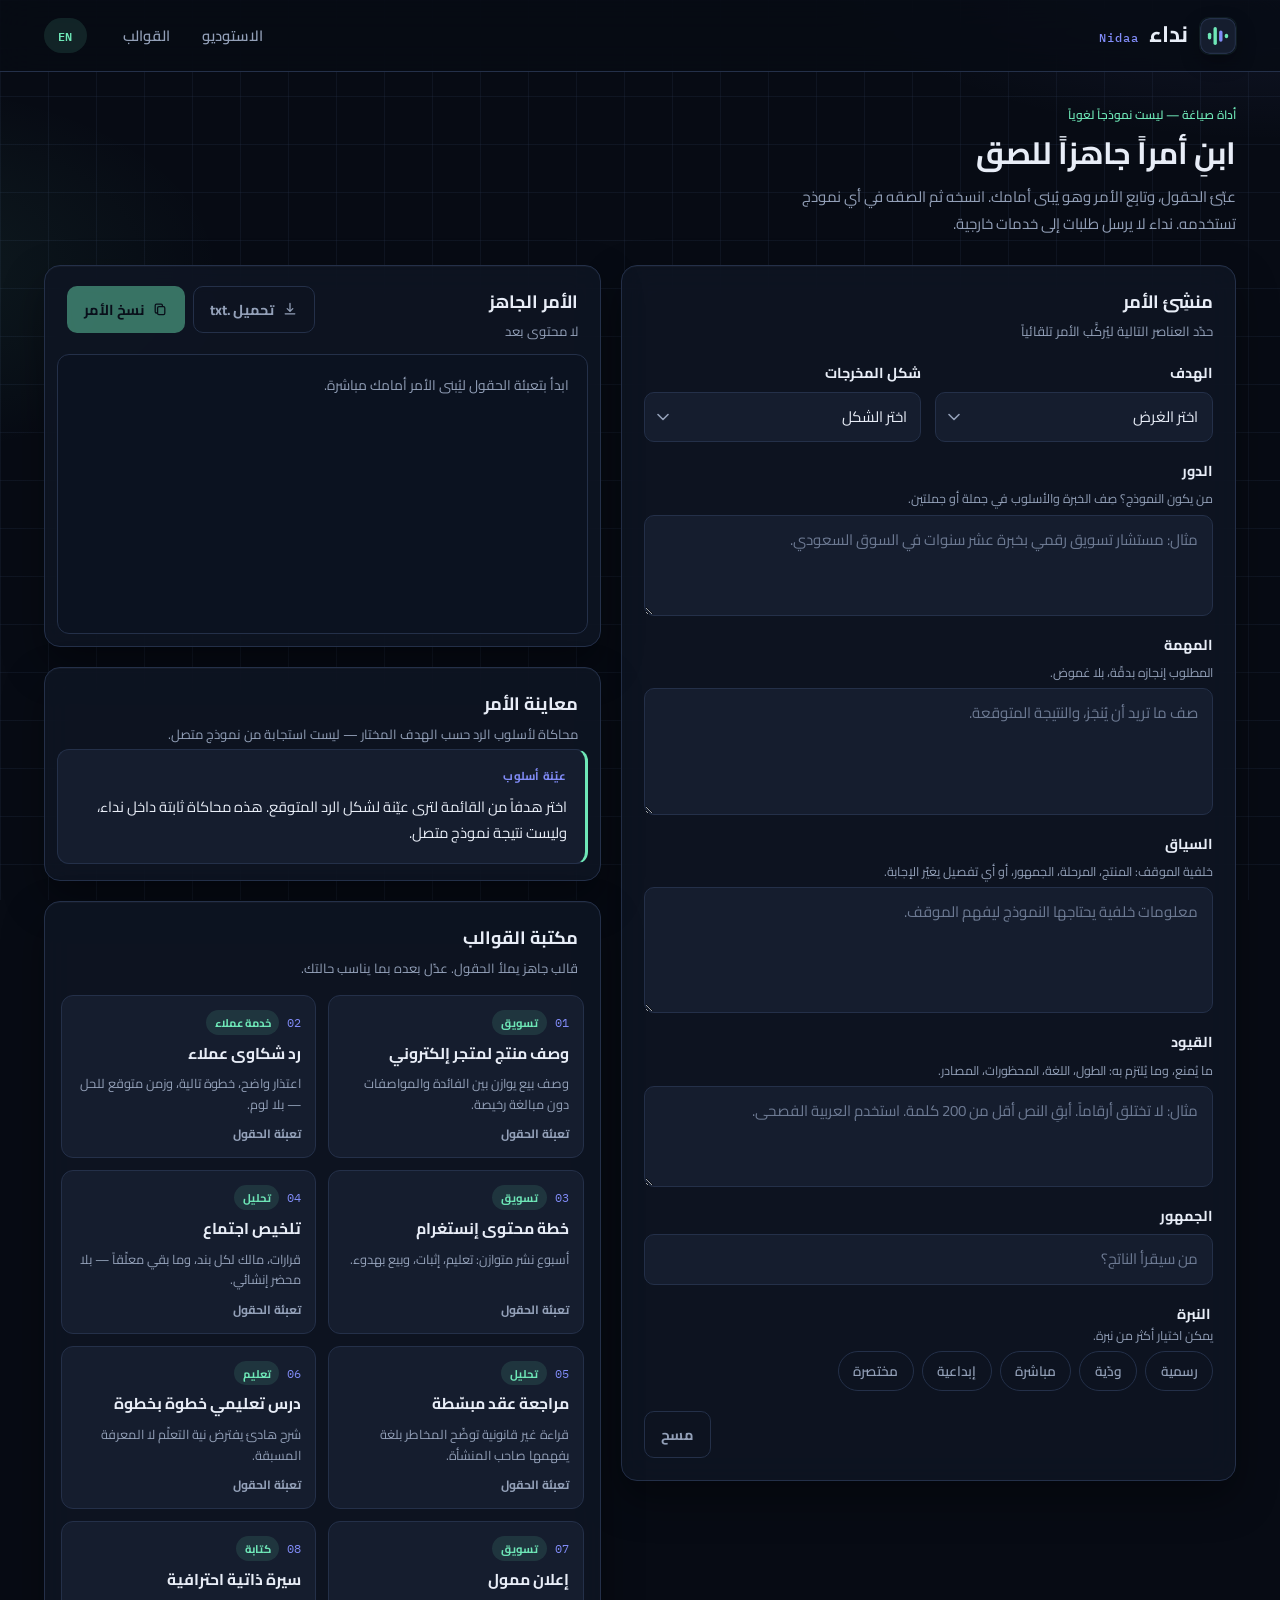
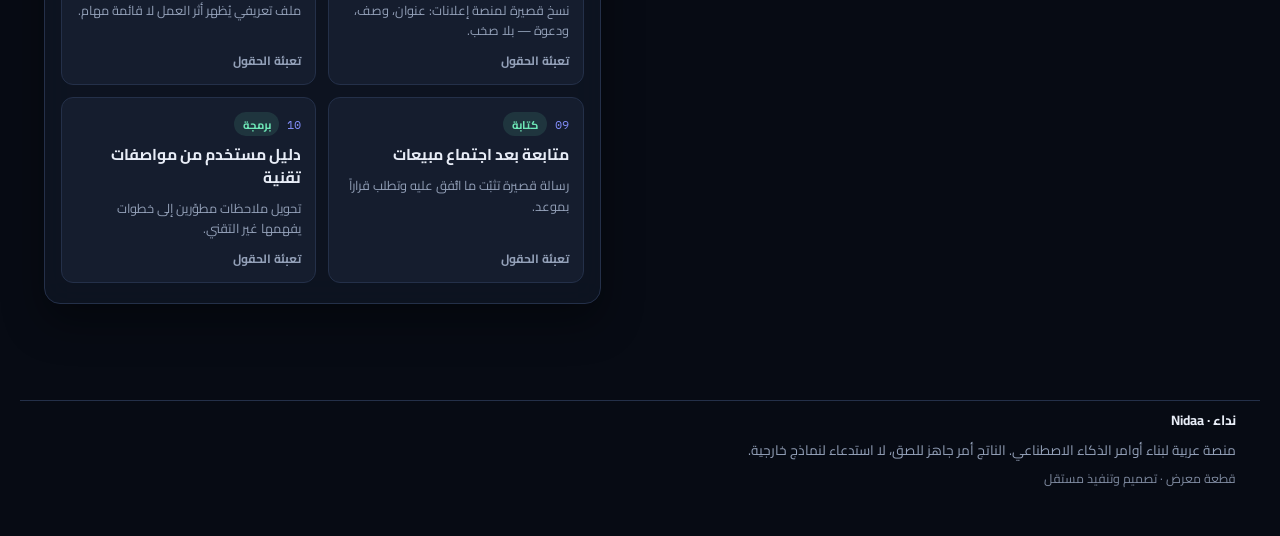
<file: index.html>
<!DOCTYPE html>
<html lang="ar" dir="rtl">
<head>
  <meta charset="UTF-8" />
  <meta name="viewport" content="width=device-width, initial-scale=1" />
  <title>نداء — منصة عربية لبناء أوامر الذكاء الاصطناعي</title>
  <meta name="description" content="نداء استوديو عربي لصياغة أوامر الذكاء الاصطناعي. عبّئ الحقول، واحصل على أمر جاهز للنسخ واللصق — دون اتصال بأي نموذج." />
  <meta name="theme-color" content="#070B14" />
  <meta property="og:title" content="نداء Nidaa" />
  <meta property="og:description" content="منصة عربية لبناء أوامر الذكاء الاصطناعي" />
  <meta property="og:locale" content="ar_AR" />
  <link rel="icon" href="data:image/svg+xml,%3Csvg xmlns='http://www.w3.org/2000/svg' viewBox='0 0 32 32'%3E%3Crect width='32' height='32' rx='8' fill='%230F1624'/%3E%3Crect x='7' y='13' width='3' height='6' rx='1.5' fill='%236EE7B7'/%3E%3Crect x='12' y='8' width='3' height='16' rx='1.5' fill='%236EE7B7'/%3E%3Crect x='17' y='11' width='3' height='10' rx='1.5' fill='%23818CF8'/%3E%3Crect x='22' y='14' width='3' height='4' rx='1.5' fill='%236EE7B7'/%3E%3C/svg%3E" />
  <link rel="preconnect" href="https://fonts.googleapis.com" />
  <link rel="preconnect" href="https://fonts.gstatic.com" crossorigin />
  <link href="https://fonts.googleapis.com/css2?family=Cairo:wght@400;500;600;700&family=IBM+Plex+Mono:wght@400;500;600&display=swap" rel="stylesheet" />
  <link rel="stylesheet" href="styles.css" />
</head>
<body>
  <a class="skip-link" href="#studio" data-i18n="skip">تخطٍ إلى الاستوديو</a>

  <header class="site-header">
    <div class="header-inner">
      <a class="brand" href="#studio" aria-label="نداء — الاستوديو">
        <svg class="brand-mark" viewBox="0 0 32 32" width="36" height="36" aria-hidden="true">
          <rect width="32" height="32" rx="9" fill="#151D2E" />
          <rect x="0.6" y="0.6" width="30.8" height="30.8" rx="8.4" fill="none" stroke="#243049" />
          <rect x="7" y="13" width="3" height="6" rx="1.5" fill="#6EE7B7" />
          <rect x="12" y="8" width="3" height="16" rx="1.5" fill="#6EE7B7" />
          <rect x="17" y="11" width="3" height="10" rx="1.5" fill="#818CF8" />
          <rect x="22" y="14" width="3" height="4" rx="1.5" fill="#6EE7B7" />
        </svg>
        <span class="brand-text">
          <span class="brand-name">نداء</span>
          <span class="brand-latin">Nidaa</span>
        </span>
      </a>

      <nav class="nav" aria-label="الأقسام">
        <a href="#studio" data-i18n="nav.studio">الاستوديو</a>
        <a href="#templates" data-i18n="nav.templates">القوالب</a>
      </nav>

      <div class="header-actions">
        <button type="button" class="lang-toggle" id="lang-toggle" aria-label="Switch to English">EN</button>
      </div>
    </div>
  </header>

  <main>
    <section class="workspace" id="studio">
      <div class="workspace-intro">
        <p class="eyebrow" data-i18n="studio.eyebrow">أداة صياغة — ليست نموذجاً لغوياً</p>
        <h1 data-i18n="studio.title">ابنِ أمراً جاهزاً للصق</h1>
        <p class="lead" data-i18n="studio.lead">عبّئ الحقول، وتابِع الأمر وهو يُبنى أمامك. انسخه ثم الصقه في أي نموذج تستخدمه. نداء لا يرسل طلبات إلى خدمات خارجية.</p>
      </div>

      <div class="workspace-grid">
        <section class="panel builder" aria-labelledby="builder-title">
          <header class="panel-head">
            <div>
              <h2 id="builder-title" data-i18n="builder.title">منشِئ الأمر</h2>
              <p class="panel-sub" data-i18n="builder.sub">حدّد العناصر التالية ليُركَّب الأمر تلقائياً</p>
            </div>
            <p class="draft-status" id="draft-status" aria-live="polite"></p>
          </header>

          <form id="builder-form" autocomplete="off">
            <div class="field-row">
              <div class="field">
                <label for="goal" data-i18n="field.goal">الهدف</label>
                <select id="goal" name="goal">
                  <option value="" data-i18n="field.goalPlaceholder">اختر الغرض</option>
                  <option value="writing" data-i18n="goals.writing">كتابة</option>
                  <option value="analysis" data-i18n="goals.analysis">تحليل</option>
                  <option value="coding" data-i18n="goals.coding">برمجة</option>
                  <option value="marketing" data-i18n="goals.marketing">تسويق</option>
                  <option value="education" data-i18n="goals.education">تعليم</option>
                  <option value="support" data-i18n="goals.support">خدمة عملاء</option>
                </select>
              </div>
              <div class="field">
                <label for="format" data-i18n="field.format">شكل المخرجات</label>
                <select id="format" name="format">
                  <option value="" data-i18n="field.formatPlaceholder">اختر الشكل</option>
                  <option value="paragraph" data-i18n="formats.paragraph">فقرة</option>
                  <option value="bullets" data-i18n="formats.bullets">نقاط</option>
                  <option value="table" data-i18n="formats.table">جدول</option>
                  <option value="json" data-i18n="formats.json">JSON</option>
                  <option value="email" data-i18n="formats.email">بريد رسمي</option>
                </select>
              </div>
            </div>

            <div class="field">
              <label for="role" data-i18n="field.role">الدور</label>
              <p class="hint" id="role-hint" data-i18n="hint.role">من يكون النموذج؟ صِف الخبرة والأسلوب في جملة أو جملتين.</p>
              <textarea id="role" name="role" rows="3" aria-describedby="role-hint" data-i18n-placeholder="ph.role" placeholder="مثال: مستشار تسويق رقمي بخبرة عشر سنوات في السوق السعودي."></textarea>
            </div>

            <div class="field">
              <label for="task" data-i18n="field.task">المهمة</label>
              <p class="hint" id="task-hint" data-i18n="hint.task">المطلوب إنجازه بدقّة، بلا غموض.</p>
              <textarea id="task" name="task" rows="4" aria-describedby="task-hint" data-i18n-placeholder="ph.task" placeholder="صف ما تريد أن يُنجَز، والنتيجة المتوقعة."></textarea>
            </div>

            <div class="field">
              <label for="context" data-i18n="field.context">السياق</label>
              <p class="hint" id="context-hint" data-i18n="hint.context">خلفية الموقف: المنتج، المرحلة، الجمهور، أو أي تفصيل يغيّر الإجابة.</p>
              <textarea id="context" name="context" rows="4" aria-describedby="context-hint" data-i18n-placeholder="ph.context" placeholder="معلومات خلفية يحتاجها النموذج ليفهم الموقف."></textarea>
            </div>

            <div class="field">
              <label for="constraints" data-i18n="field.constraints">القيود</label>
              <p class="hint" id="constraints-hint" data-i18n="hint.constraints">ما يُمنع، وما يُلتزم به: الطول، اللغة، المحظورات، المصادر.</p>
              <textarea id="constraints" name="constraints" rows="3" aria-describedby="constraints-hint" data-i18n-placeholder="ph.constraints" placeholder="مثال: لا تختلق أرقاماً. أبقِ النص أقل من 200 كلمة. استخدم العربية الفصحى."></textarea>
            </div>

            <div class="field">
              <label for="audience" data-i18n="field.audience">الجمهور</label>
              <input id="audience" name="audience" type="text" data-i18n-placeholder="ph.audience" placeholder="من سيقرأ الناتج؟" />
            </div>

            <fieldset class="field tones">
              <legend data-i18n="field.tones">النبرة</legend>
              <p class="hint" data-i18n="hint.tones">يمكن اختيار أكثر من نبرة.</p>
              <div class="chip-row" id="tone-chips" role="group" aria-label="النبرة"></div>
            </fieldset>

            <div class="builder-actions">
              <button type="button" class="btn ghost" id="btn-clear" data-i18n="action.clear">مسح</button>
            </div>
          </form>
        </section>

        <div class="rail">
          <section class="panel output-panel" aria-labelledby="output-title">
            <header class="panel-head tight">
              <div>
                <h2 id="output-title" data-i18n="output.title">الأمر الجاهز</h2>
                <p class="panel-sub" id="word-count"></p>
              </div>
              <div class="output-actions">
                <button type="button" class="btn ghost icon-btn" id="btn-download" data-i18n-title="action.download" title="تحميل .txt">
                  <svg viewBox="0 0 20 20" width="16" height="16" aria-hidden="true">
                    <path d="M10 3v10m0 0l-3.5-3.5M10 13l3.5-3.5M4 16h12" fill="none" stroke="currentColor" stroke-width="1.6" stroke-linecap="round" stroke-linejoin="round" />
                  </svg>
                  <span data-i18n="action.download">تحميل .txt</span>
                </button>
                <button type="button" class="btn primary icon-btn" id="btn-copy" data-i18n-title="action.copy" title="نسخ الأمر">
                  <svg viewBox="0 0 20 20" width="16" height="16" aria-hidden="true">
                    <rect x="7" y="7" width="9" height="10" rx="1.6" fill="none" stroke="currentColor" stroke-width="1.6" />
                    <path d="M13 7V5.6A1.6 1.6 0 0011.4 4H5.6A1.6 1.6 0 004 5.6v7.8A1.6 1.6 0 005.6 15H7" fill="none" stroke="currentColor" stroke-width="1.6" />
                  </svg>
                  <span data-i18n="action.copy">نسخ الأمر</span>
                </button>
              </div>
            </header>
            <pre class="prompt-view" id="prompt-view" tabindex="0"><span class="prompt-empty" data-i18n="output.empty">ابدأ بتعبئة الحقول ليُبنى الأمر أمامك مباشرة.</span></pre>
          </section>

          <section class="panel preview-panel" aria-labelledby="preview-title">
            <header class="panel-head tight">
              <div>
                <h2 id="preview-title" data-i18n="preview.title">معاينة الأمر</h2>
                <p class="panel-sub" data-i18n="preview.note">محاكاة لأسلوب الرد حسب الهدف المختار — ليست استجابة من نموذج متصل.</p>
              </div>
            </header>
            <div class="preview-card" id="preview-card">
              <p class="preview-kicker" id="preview-kicker"></p>
              <div class="preview-body" id="preview-body"></div>
            </div>
          </section>

          <section class="panel templates-panel" id="templates" aria-labelledby="templates-title">
            <header class="panel-head">
              <div>
                <h2 id="templates-title" data-i18n="templates.title">مكتبة القوالب</h2>
                <p class="panel-sub" data-i18n="templates.lead">قالب جاهز يملأ الحقول. عدّل بعده بما يناسب حالتك.</p>
              </div>
            </header>
            <div class="template-grid" id="template-grid"></div>
          </section>
        </div>
      </div>
    </section>
  </main>

  <footer class="site-footer">
    <p class="footer-brand">نداء · Nidaa</p>
    <p data-i18n="footer.line1">منصة عربية لبناء أوامر الذكاء الاصطناعي. الناتج أمر جاهز للصق، لا استدعاء لنماذج خارجية.</p>
    <p class="footer-meta" data-i18n="footer.line2">قطعة معرض · تصميم وتنفيذ مستقل</p>
  </footer>

  <div class="toast" id="toast" role="status" aria-live="polite" aria-atomic="true"></div>

  <div class="mobile-bar" id="mobile-bar">
    <span class="mobile-bar-meta" id="mobile-word-count"></span>
    <button type="button" class="btn primary" id="btn-copy-mobile" data-i18n="action.copy">نسخ الأمر</button>
  </div>

  <noscript>
    <p class="noscript">يعمل نداء بالجافاسكربت لتجميع الأمر وحفظ المسودة محلياً.</p>
  </noscript>

  <script src="app.js"></script>
</body>
</html>
</file>
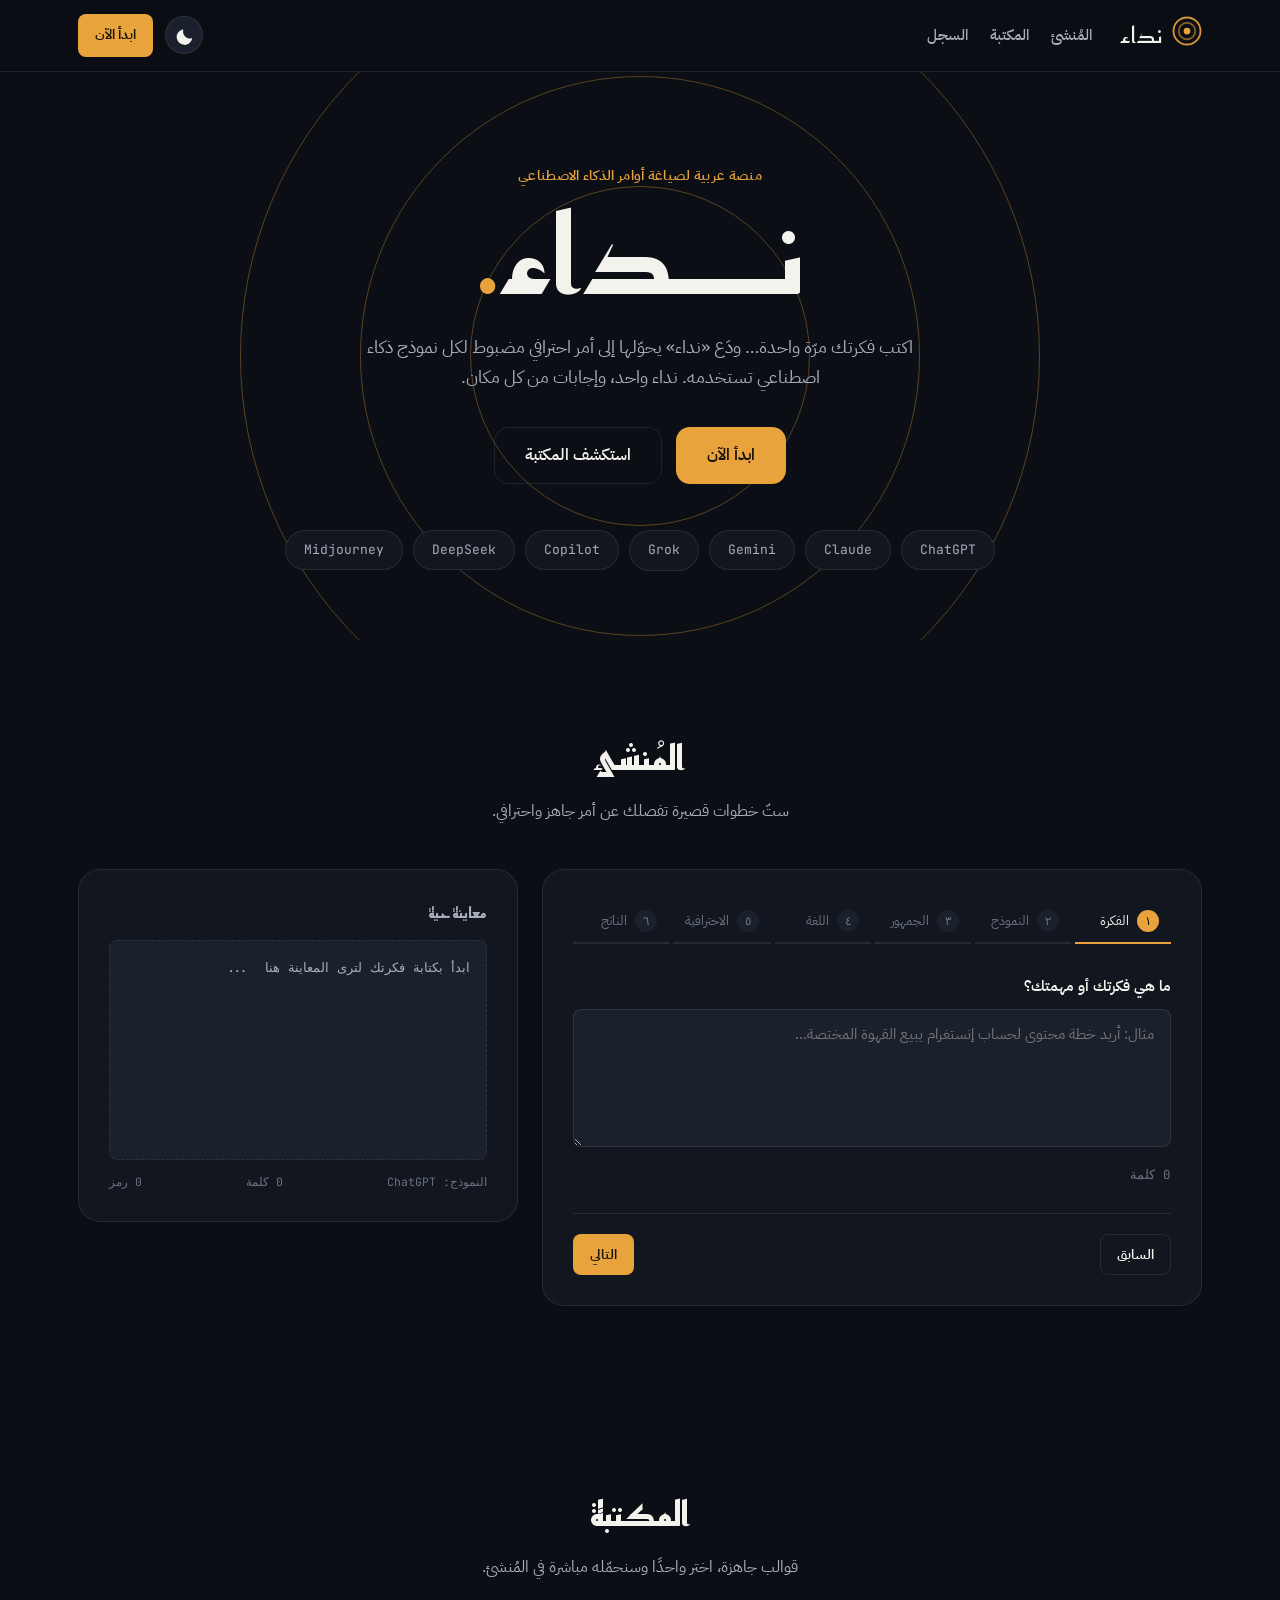
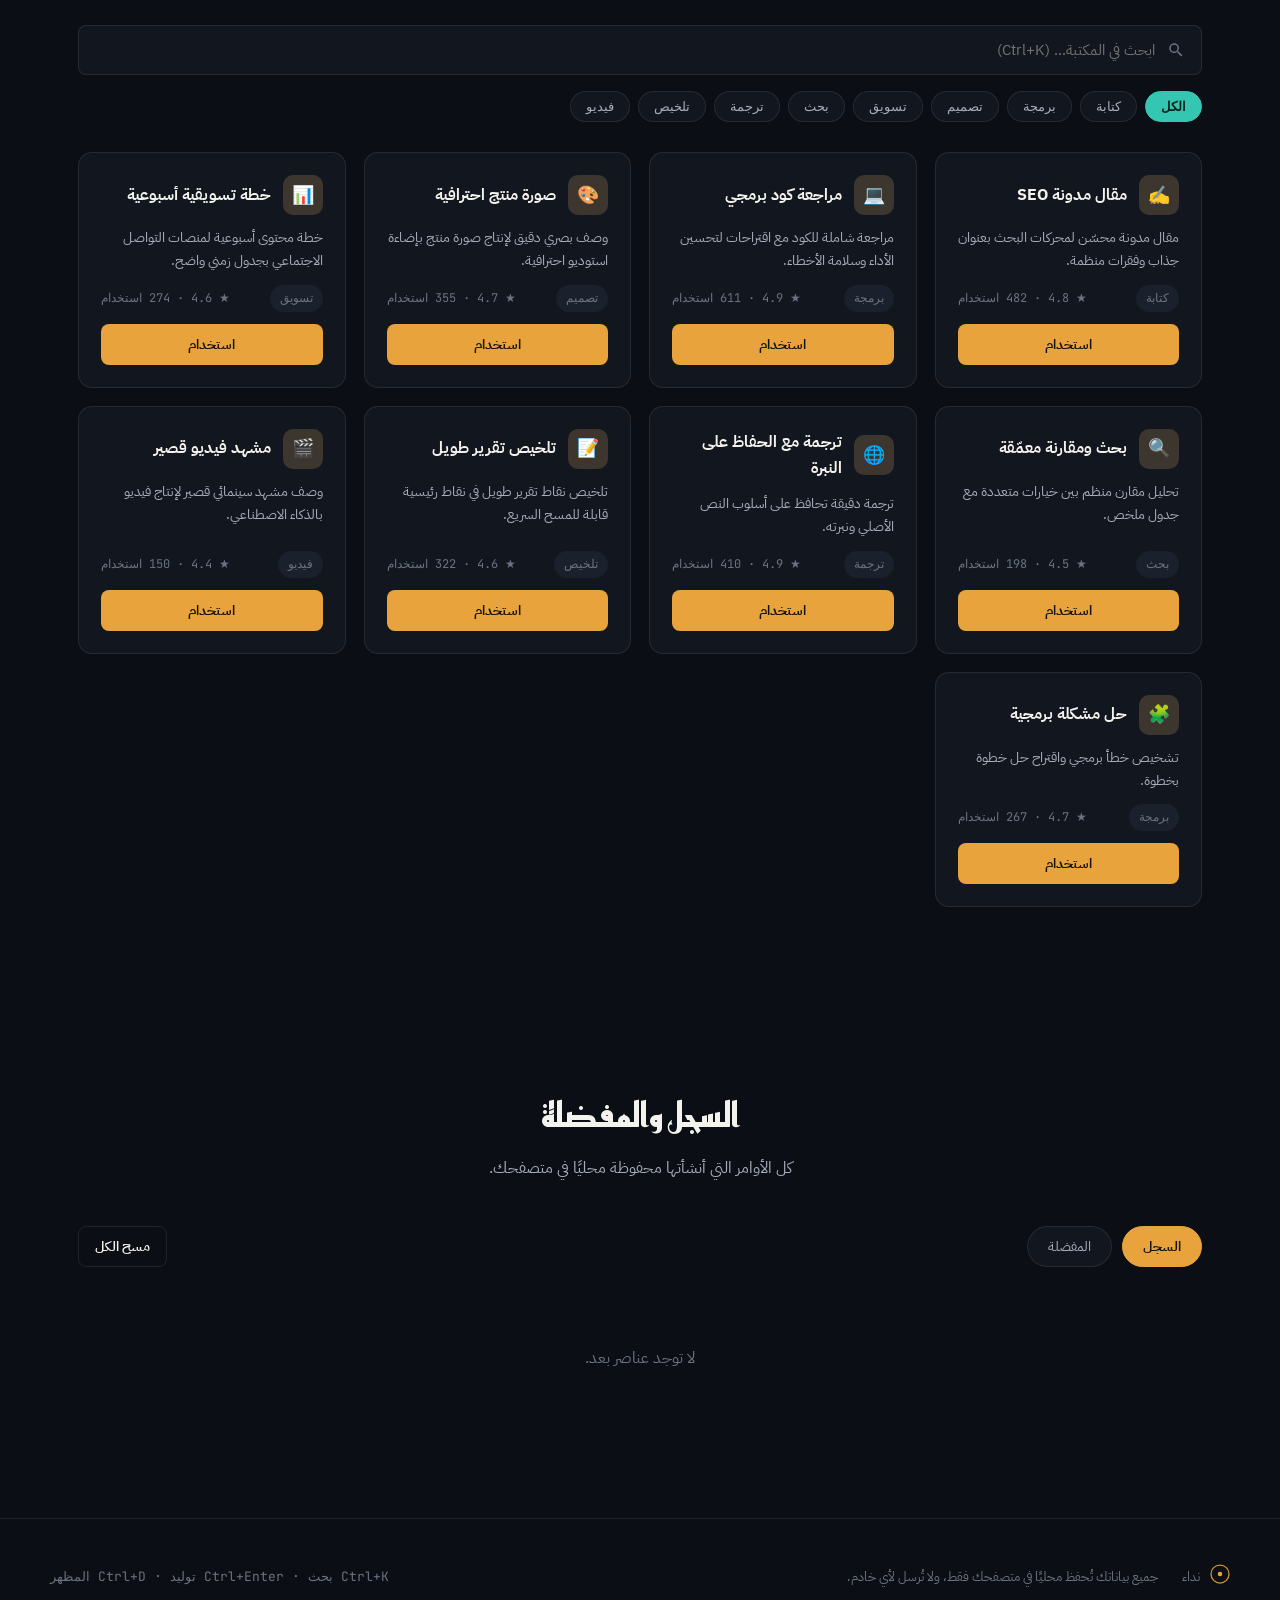
<file: nidaa.html>
<!DOCTYPE html>
<html lang="ar" dir="rtl" data-theme="dark">
<head>
<meta charset="UTF-8">
<meta name="viewport" content="width=device-width, initial-scale=1.0">
<title>نداء — صياغة أوامر الذكاء الاصطناعي باحتراف</title>
<meta name="description" content="نداء منصة عربية لبناء وتنظيم واختبار أوامر الذكاء الاصطناعي (Prompts) لجميع النماذج: ChatGPT وClaude وGemini وMidjourney وغيرها.">
<link rel="icon" href="data:image/svg+xml,%3Csvg xmlns='http://www.w3.org/2000/svg' viewBox='0 0 100 100'%3E%3Ccircle cx='50' cy='50' r='46' fill='%230B0E14'/%3E%3Ccircle cx='50' cy='50' r='30' fill='none' stroke='%23E8A33D' stroke-width='4'/%3E%3Ccircle cx='50' cy='50' r='8' fill='%23E8A33D'/%3E%3C/svg%3E">
<link rel="preconnect" href="https://fonts.googleapis.com">
<link rel="preconnect" href="https://fonts.gstatic.com" crossorigin>
<link href="https://fonts.googleapis.com/css2?family=Reem+Kufi:wght@400..700&family=IBM+Plex+Sans+Arabic:wght@300;400;500;600;700&family=JetBrains+Mono:wght@400;500;600&display=swap" rel="stylesheet">
<style>
/* =========================================================
   نداء — Design System
   Palette: ink (dark) / paper (light), brass (call) + echo (response)
   Type: Reem Kufi (display) · IBM Plex Sans Arabic (body) · JetBrains Mono (data)
   ========================================================= */

*, *::before, *::after { box-sizing: border-box; }

:root {
  --brass: #E8A33D;
  --brass-dim: #C9862B;
  --echo: #34C6B0;
  --danger: #E15B5B;

  --radius-sm: 8px;
  --radius-md: 14px;
  --radius-lg: 22px;

  --font-display: 'Reem Kufi', sans-serif;
  --font-body: 'IBM Plex Sans Arabic', sans-serif;
  --font-mono: 'JetBrains Mono', monospace;

  --ease: cubic-bezier(.22,.68,.32,1);
}

/* ---------- Dark theme (default) ---------- */
[data-theme="dark"] {
  --bg: #0B0E14;
  --surface: #12161F;
  --surface-2: #1B212C;
  --line: rgba(244,242,237,.09);
  --text: #F4F2ED;
  --text-dim: #A7ADBA;
  --text-faint: #6B7280;
  --shadow: 0 20px 60px rgba(0,0,0,.45);
}

/* ---------- Light theme ---------- */
[data-theme="light"] {
  --bg: #ECEEF0;
  --surface: #FFFFFF;
  --surface-2: #F4F5F7;
  --line: rgba(11,14,20,.09);
  --text: #12161F;
  --text-dim: #545B68;
  --text-faint: #8A909C;
  --shadow: 0 20px 50px rgba(20,24,32,.10);
}

@media (prefers-reduced-motion: reduce) {
  *, *::before, *::after { animation-duration: .001ms !important; animation-iteration-count: 1 !important; transition-duration: .001ms !important; }
}

html { scroll-behavior: smooth; }

body {
  margin: 0;
  background: var(--bg);
  color: var(--text);
  font-family: var(--font-body);
  font-size: 16px;
  line-height: 1.7;
  transition: background .25s var(--ease), color .25s var(--ease);
  -webkit-font-smoothing: antialiased;
}

a { color: inherit; }

:focus-visible {
  outline: 2px solid var(--brass);
  outline-offset: 2px;
}

h1, h2, h3 { font-family: var(--font-display); font-weight: 700; margin: 0; }

/* ================= Buttons ================= */
.btn {
  display: inline-flex;
  align-items: center;
  justify-content: center;
  gap: 8px;
  border: 1px solid transparent;
  border-radius: var(--radius-sm);
  font-family: var(--font-body);
  font-weight: 600;
  cursor: pointer;
  text-decoration: none;
  transition: transform .15s var(--ease), background .2s var(--ease), border-color .2s var(--ease), opacity .2s var(--ease);
  white-space: nowrap;
}
.btn:active { transform: scale(.97); }
.btn--lg { padding: 14px 30px; font-size: 16px; border-radius: var(--radius-md); }
.btn--sm { padding: 9px 16px; font-size: 13.5px; }
.btn--brass { background: var(--brass); color: #16130B; }
.btn--brass:hover { background: var(--brass-dim); }
.btn--ghost { background: transparent; color: var(--text); border-color: var(--line); }
.btn--ghost:hover { background: var(--surface-2); }

.icon-btn {
  width: 38px; height: 38px;
  display: inline-flex; align-items: center; justify-content: center;
  background: var(--surface-2);
  border: 1px solid var(--line);
  border-radius: 50%;
  color: var(--text);
  cursor: pointer;
  transition: background .2s var(--ease), transform .2s var(--ease);
}
.icon-btn:hover { background: var(--surface); transform: rotate(-12deg); }

/* ================= Topbar ================= */
.topbar {
  position: sticky; top: 0; z-index: 40;
  background: color-mix(in srgb, var(--bg) 78%, transparent);
  backdrop-filter: blur(10px);
  border-bottom: 1px solid var(--line);
}
.topbar__inner {
  max-width: 1180px; margin: 0 auto;
  padding: 14px 28px;
  display: flex; align-items: center; gap: 28px;
}
.brand { display: flex; align-items: center; gap: 10px; text-decoration: none; }
.brand__name { font-family: var(--font-display); font-size: 22px; color: var(--text); }
.brand--small .brand__name { font-size: 17px; }
.nav { display: flex; gap: 22px; margin-inline-end: auto; }
.nav a { text-decoration: none; color: var(--text-dim); font-weight: 500; font-size: 14.5px; transition: color .2s; }
.nav a:hover { color: var(--brass); }
.topbar__actions { display: flex; align-items: center; gap: 12px; }

/* ================= Hero ================= */
.hero {
  position: relative;
  padding: 92px 28px 70px;
  overflow: hidden;
  text-align: center;
}
.hero__rings { position: absolute; inset: 0; display: flex; align-items: center; justify-content: center; z-index: 0; pointer-events: none; }
.ring {
  position: absolute;
  border-radius: 50%;
  border: 1px solid color-mix(in srgb, var(--brass) 35%, transparent);
  animation: pulse 5s var(--ease) infinite;
}
.ring--1 { width: 340px; height: 340px; }
.ring--2 { width: 560px; height: 560px; animation-delay: .6s; }
.ring--3 { width: 800px; height: 800px; animation-delay: 1.2s; }
@keyframes pulse {
  0% { transform: scale(.92); opacity: .55; }
  70% { transform: scale(1.04); opacity: .12; }
  100% { transform: scale(1.08); opacity: 0; }
}
.hero__inner { position: relative; z-index: 1; max-width: 760px; margin: 0 auto; }
.hero__eyebrow { color: var(--brass); font-weight: 600; font-size: 14px; letter-spacing: .3px; margin: 0 0 14px; }
.hero__title { font-size: clamp(56px, 11vw, 108px); line-height: 1; color: var(--text); }
.hero__title-dot { color: var(--brass); }
.hero__desc { color: var(--text-dim); font-size: 18px; max-width: 560px; margin: 22px auto 34px; }
.hero__actions { display: flex; gap: 14px; justify-content: center; flex-wrap: wrap; }
.hero__answers {
  margin-top: 46px;
  display: flex; flex-wrap: wrap; gap: 10px; justify-content: center;
}
.answer-chip {
  padding: 8px 18px;
  border-radius: 999px;
  background: var(--surface);
  border: 1px solid var(--line);
  font-family: var(--font-mono);
  font-size: 13px;
  color: var(--text-dim);
  opacity: 0;
  transform: translateY(10px);
  animation: rise .6s var(--ease) forwards;
  animation-delay: var(--d);
}
@keyframes rise { to { opacity: 1; transform: translateY(0); } }

/* ================= Sections ================= */
main > section { max-width: 1180px; margin: 0 auto; padding: 90px 28px; }
.section-head { text-align: center; max-width: 560px; margin: 0 auto 44px; }
.section-head h2 { font-size: 34px; margin-bottom: 10px; }
.section-head p { color: var(--text-dim); margin: 0; }

.card {
  background: var(--surface);
  border: 1px solid var(--line);
  border-radius: var(--radius-lg);
  padding: 30px;
}

/* ================= Builder ================= */
.builder__grid {
  display: grid;
  grid-template-columns: 1.5fr 1fr;
  gap: 24px;
  align-items: start;
}
.stepper { list-style: none; display: flex; gap: 4px; padding: 0; margin: 0 0 30px; overflow-x: auto; }
.stepper__item {
  flex: 1;
  display: flex; align-items: center; gap: 8px;
  padding: 10px 12px;
  font-size: 13px;
  color: var(--text-faint);
  border-bottom: 2px solid var(--line);
  white-space: nowrap;
  transition: color .2s, border-color .2s;
}
.stepper__item span {
  width: 22px; height: 22px;
  display: inline-flex; align-items: center; justify-content: center;
  border-radius: 50%;
  background: var(--surface-2);
  font-family: var(--font-mono);
  font-size: 12px;
}
.stepper__item.is-active { color: var(--text); border-color: var(--brass); }
.stepper__item.is-active span { background: var(--brass); color: #16130B; }
.stepper__item.is-done { color: var(--echo); }

.step { display: none; animation: fade .35s var(--ease); }
.step.is-active { display: block; }
@keyframes fade { from { opacity: 0; transform: translateY(6px);} to { opacity: 1; transform: translateY(0);} }

.field-label { display: block; font-weight: 600; margin-bottom: 10px; font-size: 14.5px; }
.field-hint { color: var(--text-faint); font-size: 12.5px; margin-top: 8px; font-family: var(--font-mono); }

.textarea, .input {
  width: 100%;
  background: var(--surface-2);
  border: 1px solid var(--line);
  border-radius: var(--radius-sm);
  color: var(--text);
  font-family: var(--font-body);
  font-size: 15px;
  padding: 13px 16px;
  resize: vertical;
  transition: border-color .2s;
}
.textarea:focus, .input:focus { border-color: var(--brass); }

.model-grid { display: grid; grid-template-columns: repeat(3, 1fr); gap: 10px; }
.model-card {
  background: var(--surface-2);
  border: 1px solid var(--line);
  border-radius: var(--radius-sm);
  padding: 14px 10px;
  text-align: center;
  cursor: pointer;
  font-size: 13.5px;
  font-weight: 600;
  transition: border-color .2s, transform .15s;
}
.model-card:hover { transform: translateY(-2px); }
.model-card.is-active { border-color: var(--brass); color: var(--brass); background: color-mix(in srgb, var(--brass) 10%, var(--surface-2)); }
.model-card__mono { display: block; font-family: var(--font-mono); font-size: 20px; margin-bottom: 6px; }

.choice-row { display: flex; gap: 10px; flex-wrap: wrap; }
.choice {
  padding: 10px 20px;
  border-radius: 999px;
  border: 1px solid var(--line);
  background: var(--surface-2);
  color: var(--text-dim);
  cursor: pointer;
  font-family: var(--font-body);
  font-size: 14px;
  transition: all .2s;
}
.choice.is-active { background: var(--brass); border-color: var(--brass); color: #16130B; font-weight: 600; }

.output-toolbar { display: flex; align-items: center; margin-bottom: 12px; }
.output-toolbar__spacer { flex: 1; }
.stat { font-family: var(--font-mono); font-size: 12.5px; color: var(--text-faint); }
.output-box {
  background: var(--surface-2);
  border: 1px solid var(--line);
  border-radius: var(--radius-sm);
  padding: 18px;
  font-family: var(--font-mono);
  font-size: 13.5px;
  color: var(--text);
  white-space: pre-wrap;
  word-break: break-word;
  min-height: 160px;
  max-height: 340px;
  overflow-y: auto;
  margin: 0;
}
.output-actions { display: flex; gap: 10px; flex-wrap: wrap; margin-top: 14px; }

.wizard__nav { display: flex; justify-content: space-between; margin-top: 28px; padding-top: 20px; border-top: 1px solid var(--line); }

.preview { position: sticky; top: 90px; }
.preview h3 { font-size: 15px; margin-bottom: 14px; color: var(--text-dim); }
.preview__box {
  font-family: var(--font-mono);
  font-size: 12.5px;
  color: var(--text-dim);
  background: var(--surface-2);
  border: 1px dashed var(--line);
  border-radius: var(--radius-sm);
  padding: 16px;
  min-height: 220px;
  white-space: pre-wrap;
  word-break: break-word;
  margin: 0;
}
.preview__meta { display: flex; justify-content: space-between; margin-top: 12px; font-family: var(--font-mono); font-size: 11.5px; color: var(--text-faint); }

/* ================= Library ================= */
.library__controls { display: flex; flex-direction: column; gap: 16px; margin-bottom: 30px; }
.search-box {
  display: flex; align-items: center; gap: 10px;
  background: var(--surface);
  border: 1px solid var(--line);
  border-radius: var(--radius-sm);
  padding: 12px 16px;
  color: var(--text-faint);
}
.search-box input {
  flex: 1; background: none; border: none; outline: none;
  color: var(--text); font-family: var(--font-body); font-size: 15px;
}
.tag-row { display: flex; gap: 8px; flex-wrap: wrap; }
.tag-chip {
  padding: 7px 15px; border-radius: 999px;
  background: var(--surface); border: 1px solid var(--line);
  font-size: 13px; color: var(--text-dim); cursor: pointer;
  transition: all .2s;
}
.tag-chip.is-active { background: var(--echo); border-color: var(--echo); color: #06231E; font-weight: 600; }

.template-grid { display: grid; grid-template-columns: repeat(auto-fill, minmax(260px, 1fr)); gap: 18px; }
.template-card {
  background: var(--surface);
  border: 1px solid var(--line);
  border-radius: var(--radius-md);
  padding: 22px;
  display: flex; flex-direction: column; gap: 12px;
  transition: transform .2s var(--ease), border-color .2s;
}
.template-card:hover { transform: translateY(-3px); border-color: color-mix(in srgb, var(--brass) 45%, var(--line)); }
.template-card__top { display: flex; align-items: center; gap: 12px; }
.template-card__icon {
  width: 40px; height: 40px; border-radius: 10px;
  display: flex; align-items: center; justify-content: center;
  background: color-mix(in srgb, var(--brass) 16%, var(--surface-2));
  color: var(--brass); font-size: 18px; flex-shrink: 0;
}
.template-card__title { font-weight: 700; font-size: 15.5px; }
.template-card__desc { color: var(--text-dim); font-size: 13.5px; flex: 1; margin: 0; }
.template-card__meta { display: flex; justify-content: space-between; align-items: center; font-size: 12px; color: var(--text-faint); font-family: var(--font-mono); }
.template-card__tag { background: var(--surface-2); padding: 3px 10px; border-radius: 999px; }
.template-card__footer { display: flex; gap: 8px; }

/* ================= History ================= */
.history__tabs { display: flex; gap: 10px; margin-bottom: 22px; align-items: center; }
.tab {
  padding: 9px 20px; border-radius: 999px;
  background: var(--surface); border: 1px solid var(--line);
  color: var(--text-dim); cursor: pointer; font-size: 14px; font-family: var(--font-body);
}
.tab.is-active { background: var(--brass); border-color: var(--brass); color: #16130B; font-weight: 600; }
.history-list { display: flex; flex-direction: column; gap: 12px; }
.history-item {
  background: var(--surface);
  border: 1px solid var(--line);
  border-radius: var(--radius-sm);
  padding: 16px 18px;
  display: flex; align-items: center; gap: 16px;
}
.history-item__snippet {
  flex: 1; font-family: var(--font-mono); font-size: 12.5px; color: var(--text-dim);
  overflow: hidden; text-overflow: ellipsis; white-space: nowrap;
}
.history-item__model { font-size: 11.5px; color: var(--brass); font-family: var(--font-mono); flex-shrink: 0; }
.history-item__date { font-size: 11px; color: var(--text-faint); flex-shrink: 0; font-family: var(--font-mono); }
.history-item__actions { display: flex; gap: 6px; flex-shrink: 0; }
.icon-sm-btn {
  width: 30px; height: 30px; border-radius: 8px; border: 1px solid var(--line);
  background: var(--surface-2); color: var(--text-dim); cursor: pointer; font-size: 14px;
  display: flex; align-items: center; justify-content: center; transition: color .2s, border-color .2s;
}
.icon-sm-btn:hover { color: var(--brass); border-color: var(--brass); }
.empty-state { text-align: center; color: var(--text-faint); padding: 40px 0; }

/* ================= Footer ================= */
.footer { border-top: 1px solid var(--line); padding: 34px 28px; }
.footer__inner { max-width: 1180px; margin: 0 auto; display: flex; flex-wrap: wrap; align-items: center; gap: 10px 24px; color: var(--text-faint); font-size: 13px; }
.footer__inner .brand__name { font-size: 15px; }
.shortcuts { font-family: var(--font-mono); margin-inline-start: auto; }

/* ================= Toast ================= */
.toast {
  position: fixed; bottom: 26px; left: 50%; transform: translateX(-50%) translateY(20px);
  background: var(--surface); border: 1px solid var(--brass);
  color: var(--text); padding: 12px 24px; border-radius: 999px;
  font-size: 14px; box-shadow: var(--shadow);
  opacity: 0; pointer-events: none; transition: all .3s var(--ease);
  z-index: 100;
}
.toast.is-visible { opacity: 1; transform: translateX(-50%) translateY(0); }

/* ================= Responsive ================= */
@media (max-width: 860px) {
  .builder__grid { grid-template-columns: 1fr; }
  .preview { position: static; }
  .model-grid { grid-template-columns: repeat(2, 1fr); }
  .nav { display: none; }
}
@media (max-width: 520px) {
  .hero { padding: 70px 20px 50px; }
  main > section { padding: 60px 18px; }
  .model-grid { grid-template-columns: repeat(2, 1fr); }
  .output-actions { flex-direction: column; }
  .output-actions .btn { width: 100%; }
}

</style>
</head>
<body>

<!-- ===== شريط علوي ===== -->
<header class="topbar">
  <div class="topbar__inner">
    <a href="#top" class="brand">
      <span class="brand__mark" aria-hidden="true">
        <svg viewBox="0 0 40 40" width="30" height="30">
          <circle cx="20" cy="20" r="18" fill="none" stroke="var(--brass)" stroke-width="2.5" opacity="0.9"/>
          <circle cx="20" cy="20" r="11" fill="none" stroke="var(--brass)" stroke-width="2.5" opacity="0.55"/>
          <circle cx="20" cy="20" r="4.5" fill="var(--brass)"/>
        </svg>
      </span>
      <span class="brand__name">نداء</span>
    </a>

    <nav class="nav" aria-label="التنقل الرئيسي">
      <a href="#builder">المُنشئ</a>
      <a href="#library">المكتبة</a>
      <a href="#history">السجل</a>
    </nav>

    <div class="topbar__actions">
      <button class="icon-btn" id="themeToggle" title="تبديل الوضع الليلي/النهاري (Ctrl+D)" aria-label="تبديل المظهر">
        <svg id="iconMoon" viewBox="0 0 24 24" width="19" height="19"><path fill="currentColor" d="M20.7 15.6a8.6 8.6 0 0 1-10.3-10.3.7.7 0 0 0-.9-.9A9.9 9.9 0 1 0 21.6 16.5a.7.7 0 0 0-.9-.9Z"/></svg>
        <svg id="iconSun" viewBox="0 0 24 24" width="19" height="19" style="display:none"><path fill="currentColor" d="M12 5a1 1 0 0 1-1-1V2a1 1 0 0 1 2 0v2a1 1 0 0 1-1 1Zm0 16a1 1 0 0 1-1-1v-2a1 1 0 0 1 2 0v2a1 1 0 0 1-1 1Zm9-9a1 1 0 0 1-1 1h-2a1 1 0 0 1 0-2h2a1 1 0 0 1 1 1ZM6 12a1 1 0 0 1-1 1H3a1 1 0 0 1 0-2h2a1 1 0 0 1 1 1Zm11.7-6.7a1 1 0 0 1 0 1.4l-1.4 1.4a1 1 0 1 1-1.4-1.4l1.4-1.4a1 1 0 0 1 1.4 0Zm-11 11a1 1 0 0 1 0 1.4l-1.4 1.4a1 1 0 0 1-1.4-1.4l1.4-1.4a1 1 0 0 1 1.4 0Zm11 1.4a1 1 0 0 1-1.4 0l-1.4-1.4a1 1 0 1 1 1.4-1.4l1.4 1.4a1 1 0 0 1 0 1.4ZM6.7 6.7a1 1 0 0 1-1.4 0L3.9 5.3a1 1 0 0 1 1.4-1.4l1.4 1.4a1 1 0 0 1 0 1.4ZM12 7a5 5 0 1 1 0 10 5 5 0 0 1 0-10Z"/></svg>
      </button>
      <a href="#builder" class="btn btn--brass btn--sm">ابدأ الآن</a>
    </div>
  </div>
</header>

<main id="top">

  <!-- ===== قسم البطل: النداء والصدى ===== -->
  <section class="hero">
    <div class="hero__rings" aria-hidden="true">
      <span class="ring ring--1"></span>
      <span class="ring ring--2"></span>
      <span class="ring ring--3"></span>
    </div>

    <div class="hero__inner">
      <p class="hero__eyebrow">منصة عربية لصياغة أوامر الذكاء الاصطناعي</p>
      <h1 class="hero__title">نـــداء<span class="hero__title-dot">.</span></h1>
      <p class="hero__desc">
        اكتب فكرتك مرّة واحدة… ودَع «نداء» يحوّلها إلى أمر احترافي مضبوط لكل نموذج ذكاء اصطناعي تستخدمه.
        نداء واحد، وإجابات من كل مكان.
      </p>

      <div class="hero__actions">
        <a href="#builder" class="btn btn--brass btn--lg">ابدأ الآن</a>
        <a href="#library" class="btn btn--ghost btn--lg">استكشف المكتبة</a>
      </div>

      <div class="hero__answers" role="list" aria-label="نماذج الذكاء الاصطناعي المدعومة">
        <span class="answer-chip" style="--d:.05s" role="listitem">ChatGPT</span>
        <span class="answer-chip" style="--d:.15s" role="listitem">Claude</span>
        <span class="answer-chip" style="--d:.25s" role="listitem">Gemini</span>
        <span class="answer-chip" style="--d:.35s" role="listitem">Grok</span>
        <span class="answer-chip" style="--d:.45s" role="listitem">Copilot</span>
        <span class="answer-chip" style="--d:.55s" role="listitem">DeepSeek</span>
        <span class="answer-chip" style="--d:.65s" role="listitem">Midjourney</span>
      </div>
    </div>
  </section>

  <!-- ===== قسم المُنشئ (المعالج) ===== -->
  <section id="builder" class="builder">
    <div class="section-head">
      <h2>المُنشئ</h2>
      <p>ستّ خطوات قصيرة تفصلك عن أمر جاهز واحترافي.</p>
    </div>

    <div class="builder__grid">

      <!-- المعالج -->
      <div class="wizard card">
        <ol class="stepper" id="stepper">
          <li class="stepper__item is-active" data-step="1"><span>١</span>الفكرة</li>
          <li class="stepper__item" data-step="2"><span>٢</span>النموذج</li>
          <li class="stepper__item" data-step="3"><span>٣</span>الجمهور</li>
          <li class="stepper__item" data-step="4"><span>٤</span>اللغة</li>
          <li class="stepper__item" data-step="5"><span>٥</span>الاحترافية</li>
          <li class="stepper__item" data-step="6"><span>٦</span>الناتج</li>
        </ol>

        <!-- خطوة 1 -->
        <div class="step is-active" data-step="1">
          <label class="field-label" for="ideaInput">ما هي فكرتك أو مهمتك؟</label>
          <textarea id="ideaInput" class="textarea" rows="5" placeholder="مثال: أريد خطة محتوى لحساب إنستغرام يبيع القهوة المختصة..."></textarea>
          <div class="field-hint"><span id="ideaCount">0</span> كلمة</div>
        </div>

        <!-- خطوة 2 -->
        <div class="step" data-step="2">
          <label class="field-label">اختر النموذج المستهدف</label>
          <div class="model-grid" id="modelGrid"></div>
        </div>

        <!-- خطوة 3 -->
        <div class="step" data-step="3">
          <label class="field-label" for="audienceInput">من هو الجمهور المستهدف؟ (اختياري)</label>
          <input id="audienceInput" class="input" type="text" placeholder="مثال: أصحاب المشاريع الصغيرة، مبرمجون مبتدئون...">
          <label class="field-label" for="goalInput" style="margin-top:16px">ما الهدف النهائي من الأمر؟ (اختياري)</label>
          <input id="goalInput" class="input" type="text" placeholder="مثال: الحصول على خطة قابلة للتنفيذ خلال أسبوع">
        </div>

        <!-- خطوة 4 -->
        <div class="step" data-step="4">
          <label class="field-label">لغة الأمر الناتج</label>
          <div class="choice-row" id="langChoice">
            <button class="choice is-active" data-lang="ar">العربية</button>
            <button class="choice" data-lang="en">الإنجليزية</button>
          </div>
        </div>

        <!-- خطوة 5 -->
        <div class="step" data-step="5">
          <label class="field-label">مستوى الاحترافية والتفصيل</label>
          <div class="choice-row" id="levelChoice">
            <button class="choice" data-level="basic">مباشر</button>
            <button class="choice is-active" data-level="pro">احترافي</button>
            <button class="choice" data-level="expert">خبير</button>
          </div>
          <p class="field-hint" id="levelDesc">يضيف هيكلاً كاملاً: الدور، السياق، القيود، وصيغة الإخراج.</p>
        </div>

        <!-- خطوة 6 -->
        <div class="step" data-step="6">
          <div class="output-toolbar">
            <button class="btn btn--ghost btn--sm" id="enhanceBtn">✨ تحسين الأمر</button>
            <div class="output-toolbar__spacer"></div>
            <span class="stat" id="outCount">0 كلمة</span>
          </div>
          <pre class="output-box" id="outputBox" dir="auto"></pre>
          <div class="output-actions">
            <button class="btn btn--brass btn--sm" id="copyBtn">نسخ</button>
            <button class="btn btn--ghost btn--sm" id="favBtn">♡ إضافة للمفضلة</button>
            <button class="btn btn--ghost btn--sm" id="exportJsonBtn">تصدير JSON</button>
            <button class="btn btn--ghost btn--sm" id="exportTxtBtn">تصدير TXT</button>
          </div>
        </div>

        <div class="wizard__nav">
          <button class="btn btn--ghost btn--sm" id="prevStep">السابق</button>
          <button class="btn btn--brass btn--sm" id="nextStep">التالي</button>
        </div>
      </div>

      <!-- معاينة حية -->
      <aside class="preview card">
        <h3>معاينة حية</h3>
        <pre class="preview__box" id="livePreview" dir="auto">ابدأ بكتابة فكرتك لترى المعاينة هنا...</pre>
        <div class="preview__meta">
          <span id="previewModel">النموذج: —</span>
          <span id="previewWords">0 كلمة</span>
          <span id="previewChars">0 رمز</span>
        </div>
      </aside>

    </div>
  </section>

  <!-- ===== قسم المكتبة ===== -->
  <section id="library" class="library">
    <div class="section-head">
      <h2>المكتبة</h2>
      <p>قوالب جاهزة، اختر واحدًا وسنحمّله مباشرة في المُنشئ.</p>
    </div>

    <div class="library__controls">
      <div class="search-box">
        <svg viewBox="0 0 24 24" width="18" height="18" aria-hidden="true"><path fill="currentColor" d="M15.5 14h-.8l-.3-.3a6.5 6.5 0 1 0-.7.7l.3.3v.8l5 5 1.5-1.5-5-5Zm-6 0a4.5 4.5 0 1 1 0-9 4.5 4.5 0 0 1 0 9Z"/></svg>
        <input type="text" id="searchInput" placeholder="ابحث في المكتبة… (Ctrl+K)" aria-label="بحث">
      </div>
      <div class="tag-row" id="tagRow"></div>
    </div>

    <div class="template-grid" id="templateGrid"></div>
  </section>

  <!-- ===== قسم السجل ===== -->
  <section id="history" class="history">
    <div class="section-head">
      <h2>السجل والمفضلة</h2>
      <p>كل الأوامر التي أنشأتها محفوظة محليًا في متصفحك.</p>
    </div>

    <div class="history__tabs">
      <button class="tab is-active" data-tab="history">السجل</button>
      <button class="tab" data-tab="favorites">المفضلة</button>
      <button class="btn btn--ghost btn--sm" id="clearHistoryBtn" style="margin-inline-start:auto">مسح الكل</button>
    </div>

    <div class="history-list" id="historyList" data-view="history"></div>
    <p class="empty-state" id="emptyState" hidden>لا توجد عناصر بعد.</p>
  </section>

</main>

<footer class="footer">
  <div class="footer__inner">
    <span class="brand brand--small"><span class="brand__mark">
      <svg viewBox="0 0 40 40" width="20" height="20"><circle cx="20" cy="20" r="18" fill="none" stroke="var(--brass)" stroke-width="2.5" opacity="0.9"/><circle cx="20" cy="20" r="4.5" fill="var(--brass)"/></svg>
    </span> نداء</span>
    <p>جميع بياناتك تُحفظ محليًا في متصفحك فقط، ولا تُرسل لأي خادم.</p>
    <p class="shortcuts">Ctrl+K بحث · Ctrl+Enter توليد · Ctrl+D المظهر</p>
  </div>
</footer>

<div class="toast" id="toast"></div>

<script>
/* =========================================================
   نداء — Application Logic (Vanilla ES6, no dependencies)
   All data persists locally via localStorage. Nothing leaves the browser.
   ========================================================= */

(() => {
  'use strict';

  /* ---------------- Storage helpers ---------------- */
  const STORE = {
    theme: 'nidaa_theme',
    favorites: 'nidaa_favorites',
    history: 'nidaa_history',
  };

  const load = (key, fallback) => {
    try {
      const raw = localStorage.getItem(key);
      return raw ? JSON.parse(raw) : fallback;
    } catch { return fallback; }
  };
  const save = (key, value) => {
    try { localStorage.setItem(key, JSON.stringify(value)); } catch { /* storage full/blocked */ }
  };

  /* ---------------- Models ---------------- */
  const MODELS = [
    { id: 'chatgpt',    label: 'ChatGPT',    mono: 'GPT' },
    { id: 'claude',     label: 'Claude',     mono: 'CL' },
    { id: 'gemini',     label: 'Gemini',     mono: 'GM' },
    { id: 'grok',       label: 'Grok',       mono: 'GK' },
    { id: 'copilot',    label: 'Copilot',    mono: 'CP' },
    { id: 'deepseek',   label: 'DeepSeek',   mono: 'DS' },
    { id: 'midjourney', label: 'Midjourney', mono: 'MJ' },
    { id: 'flux',       label: 'Flux',       mono: 'FX' },
    { id: 'veo',        label: 'Veo',        mono: 'VO' },
  ];

  const LEVEL_DESC = {
    basic:  'أمر مختصر ومباشر بدون تنسيقات إضافية.',
    pro:    'يضيف هيكلاً كاملاً: الدور، السياق، القيود، وصيغة الإخراج.',
    expert: 'هيكل خبير كامل مع أمثلة وتعليمات دقيقة خطوة بخطوة.',
  };

  /* ---------------- Template Library ---------------- */
  const TEMPLATES = [
    { id:'t1', icon:'✍️', title:'مقال مدونة SEO', tag:'كتابة', model:'chatgpt', uses:482, rating:4.8,
      desc:'مقال مدونة محسّن لمحركات البحث بعنوان جذاب وفقرات منظمة.',
      idea:'اكتب مقال مدونة عن فوائد شرب الماء بكمية كافية يوميًا، مع عنوان جذاب وفقرات فرعية.' },
    { id:'t2', icon:'💻', title:'مراجعة كود برمجي', tag:'برمجة', model:'claude', uses:611, rating:4.9,
      desc:'مراجعة شاملة للكود مع اقتراحات لتحسين الأداء وسلامة الأخطاء.',
      idea:'راجع الكود التالي وابحث عن الأخطاء المحتملة واقترح تحسينات على الأداء وقابلية القراءة.' },
    { id:'t3', icon:'🎨', title:'صورة منتج احترافية', tag:'تصميم', model:'midjourney', uses:355, rating:4.7,
      desc:'وصف بصري دقيق لإنتاج صورة منتج بإضاءة استوديو احترافية.',
      idea:'صورة منتج لعطر فاخر على منصة رخامية سوداء مع إضاءة استوديو ناعمة وخلفية داكنة، تصوير احترافي.' },
    { id:'t4', icon:'📊', title:'خطة تسويقية أسبوعية', tag:'تسويق', model:'gemini', uses:274, rating:4.6,
      desc:'خطة محتوى أسبوعية لمنصات التواصل الاجتماعي بجدول زمني واضح.',
      idea:'ضع خطة محتوى أسبوعية لحساب إنستغرام يبيع القهوة المختصة تتضمن أفكار منشورات ومواعيد نشر.' },
    { id:'t5', icon:'🔍', title:'بحث ومقارنة معمّقة', tag:'بحث', model:'chatgpt', uses:198, rating:4.5,
      desc:'تحليل مقارن منظم بين خيارات متعددة مع جدول ملخص.',
      idea:'قارن بين ثلاثة أنواع من البطاريات القابلة لإعادة الشحن من حيث العمر والتكلفة والأداء.' },
    { id:'t6', icon:'🌐', title:'ترجمة مع الحفاظ على النبرة', tag:'ترجمة', model:'claude', uses:410, rating:4.9,
      desc:'ترجمة دقيقة تحافظ على أسلوب النص الأصلي ونبرته.',
      idea:'ترجم النص التالي من الإنجليزية إلى العربية مع الحفاظ على النبرة الرسمية والمصطلحات التقنية.' },
    { id:'t7', icon:'📝', title:'تلخيص تقرير طويل', tag:'تلخيص', model:'deepseek', uses:322, rating:4.6,
      desc:'تلخيص نقاط تقرير طويل في نقاط رئيسية قابلة للمسح السريع.',
      idea:'لخّص التقرير التالي في خمس نقاط رئيسية مع الحفاظ على الأرقام والحقائق المهمة.' },
    { id:'t8', icon:'🎬', title:'مشهد فيديو قصير', tag:'فيديو', model:'veo', uses:150, rating:4.4,
      desc:'وصف مشهد سينمائي قصير لإنتاج فيديو بالذكاء الاصطناعي.',
      idea:'مشهد سينمائي: مدينة مستقبلية عند الغروب، طائرات صغيرة تحلق بين ناطحات السحاب، حركة كاميرا بطيئة.' },
    { id:'t9', icon:'🧩', title:'حل مشكلة برمجية', tag:'برمجة', model:'copilot', uses:267, rating:4.7,
      desc:'تشخيص خطأ برمجي واقتراح حل خطوة بخطوة.',
      idea:'لدي خطأ في تطبيق React عند تحديث الحالة، ساعدني في تشخيص السبب واقتراح حل.' },
  ];

  /* ---------------- State ---------------- */
  const state = {
    step: 1,
    model: 'chatgpt',
    lang: 'ar',
    level: 'pro',
    activeTag: null,
    historyView: 'history',
  };

  /* ---------------- DOM refs ---------------- */
  const $ = (sel, root = document) => root.querySelector(sel);
  const $$ = (sel, root = document) => Array.from(root.querySelectorAll(sel));

  const ideaInput = $('#ideaInput');
  const audienceInput = $('#audienceInput');
  const goalInput = $('#goalInput');
  const ideaCount = $('#ideaCount');
  const modelGrid = $('#modelGrid');
  const langChoice = $('#langChoice');
  const levelChoice = $('#levelChoice');
  const levelDesc = $('#levelDesc');
  const outputBox = $('#outputBox');
  const outCount = $('#outCount');
  const livePreview = $('#livePreview');
  const previewModel = $('#previewModel');
  const previewWords = $('#previewWords');
  const previewChars = $('#previewChars');
  const stepper = $('#stepper');
  const toast = $('#toast');

  /* ---------------- Toast ---------------- */
  let toastTimer = null;
  function showToast(msg) {
    toast.textContent = msg;
    toast.classList.add('is-visible');
    clearTimeout(toastTimer);
    toastTimer = setTimeout(() => toast.classList.remove('is-visible'), 2200);
  }

  /* ---------------- Theme ---------------- */
  function initTheme() {
    const saved = load(STORE.theme, 'dark');
    document.documentElement.setAttribute('data-theme', saved);
    syncThemeIcon(saved);
  }
  function syncThemeIcon(theme) {
    $('#iconMoon').style.display = theme === 'dark' ? 'block' : 'none';
    $('#iconSun').style.display = theme === 'light' ? 'block' : 'none';
  }
  function toggleTheme() {
    const current = document.documentElement.getAttribute('data-theme');
    const next = current === 'dark' ? 'light' : 'dark';
    document.documentElement.setAttribute('data-theme', next);
    syncThemeIcon(next);
    save(STORE.theme, next);
  }
  $('#themeToggle').addEventListener('click', toggleTheme);

  /* ---------------- Word/char counting ---------------- */
  const countWords = (str) => (str.trim().match(/\S+/g) || []).length;

  /* ---------------- Prompt generation ---------------- */
  function buildPrompt({ idea, audience, goal, model, lang, level, enhanced }) {
    const modelLabel = MODELS.find(m => m.id === model)?.label || model;
    const isVisual = ['midjourney', 'flux', 'veo'].includes(model);
    const L = lang === 'en';

    if (isVisual) {
      // Visual/generative models: compact parameter-style prompt
      const bits = [idea.trim()];
      if (audience) bits.push(audience.trim());
      let out = bits.filter(Boolean).join(', ');
      if (level !== 'basic') out += L ? ', highly detailed, professional lighting, sharp focus' : '، تفاصيل دقيقة، إضاءة احترافية، تركيز حاد';
      if (model === 'midjourney') out += ' --ar 16:9 --v 6';
      if (model === 'flux') out += ' | style: photorealistic | quality: high';
      if (model === 'veo') out += L ? ' | camera: slow dolly-in | duration: 8s' : ' | حركة الكاميرا: تقدم بطيء | المدة: ٨ ثوانٍ';
      return out;
    }

    if (level === 'basic') {
      return L
        ? `${idea.trim()}${audience ? `\nAudience: ${audience}` : ''}${goal ? `\nGoal: ${goal}` : ''}`
        : `${idea.trim()}${audience ? `\nالجمهور المستهدف: ${audience}` : ''}${goal ? `\nالهدف: ${goal}` : ''}`;
    }

    const persona = L
      ? `You are an expert assistant working with ${modelLabel}. Respond with precision and a professional tone.`
      : `أنت مساعد خبير تتعامل مع نموذج ${modelLabel}. أجب بدقة وبأسلوب احترافي.`;

    const sections = [];
    sections.push(`# ${L ? 'Role' : 'الدور'}\n${persona}`);
    sections.push(`# ${L ? 'Task' : 'المهمة'}\n${idea.trim()}`);
    if (audience) sections.push(`# ${L ? 'Audience' : 'الجمهور المستهدف'}\n${audience.trim()}`);
    if (goal) sections.push(`# ${L ? 'Goal' : 'الهدف النهائي'}\n${goal.trim()}`);

    if (level === 'expert') {
      sections.push(`# ${L ? 'Context' : 'السياق'}\n${L ? 'Consider best practices and current standards in this domain before answering.' : 'خذ بعين الاعتبار أفضل الممارسات والمعايير الحديثة في هذا المجال قبل الإجابة.'}`);
      sections.push(`# ${L ? 'Constraints' : 'القيود'}\n${L ? '- Be concise but complete\n- Avoid unnecessary repetition\n- State assumptions explicitly' : '- كن مختصرًا وشاملاً في آن واحد\n- تجنّب التكرار غير الضروري\n- اذكر أي افتراضات بوضوح'}`);
      sections.push(`# ${L ? 'Output format' : 'صيغة الإخراج'}\n${L ? 'Structured sections with clear headings. Use lists where helpful.' : 'أقسام منظمة بعناوين واضحة، مع استخدام القوائم عند الحاجة.'}`);
      sections.push(`# ${L ? 'Example' : 'مثال توضيحي'}\n${L ? '(Provide one short example of the expected style before the full answer.)' : '(قدّم مثالاً قصيرًا واحدًا يوضح الأسلوب المطلوب قبل الإجابة الكاملة.)'}`);
    } else {
      sections.push(`# ${L ? 'Constraints' : 'القيود'}\n${L ? 'Be clear, structured, and avoid filler.' : 'كن واضحًا ومنظمًا وتجنّب الحشو.'}`);
      sections.push(`# ${L ? 'Output format' : 'صيغة الإخراج'}\n${L ? 'Well-structured response with headings if relevant.' : 'إجابة منظمة بعناوين إن لزم الأمر.'}`);
    }

    let prompt = sections.join('\n\n');
    if (enhanced) {
      prompt += `\n\n# ${L ? 'Note' : 'ملاحظة'}\n${L ? 'This prompt was auto-enhanced by Nidaa with a full PCTF structure (Persona, Context, Task, Format).' : 'تم تحسين هذا الأمر تلقائيًا عبر نداء وفق هيكل كامل (الدور، السياق، المهمة، صيغة الإخراج).'}`;
    }
    return prompt;
  }

  function currentInputs(enhanced = false) {
    return {
      idea: ideaInput.value || '',
      audience: audienceInput.value || '',
      goal: goalInput.value || '',
      model: state.model,
      lang: state.lang,
      level: state.level,
      enhanced,
    };
  }

  function updateLivePreview() {
    const inputs = currentInputs();
    if (!inputs.idea.trim()) {
      livePreview.textContent = 'ابدأ بكتابة فكرتك لترى المعاينة هنا...';
      previewModel.textContent = `النموذج: ${MODELS.find(m => m.id === state.model)?.label || '—'}`;
      previewWords.textContent = '0 كلمة';
      previewChars.textContent = '0 رمز';
      return;
    }
    const text = buildPrompt(inputs);
    livePreview.textContent = text;
    previewModel.textContent = `النموذج: ${MODELS.find(m => m.id === state.model)?.label || '—'}`;
    previewWords.textContent = `${countWords(text)} كلمة`;
    previewChars.textContent = `${text.length} رمز`;
  }

  /* ---------------- Model grid ---------------- */
  function renderModelGrid() {
    modelGrid.innerHTML = MODELS.map(m => `
      <button class="model-card ${m.id === state.model ? 'is-active' : ''}" data-model="${m.id}" type="button">
        <span class="model-card__mono">${m.mono}</span>${m.label}
      </button>
    `).join('');
    $$('.model-card', modelGrid).forEach(btn => {
      btn.addEventListener('click', () => {
        state.model = btn.dataset.model;
        renderModelGrid();
        updateLivePreview();
      });
    });
  }

  /* ---------------- Wizard navigation ---------------- */
  function goToStep(n) {
    state.step = Math.min(6, Math.max(1, n));
    $$('.step').forEach(el => el.classList.toggle('is-active', Number(el.dataset.step) === state.step));
    $$('.stepper__item').forEach(el => {
      const s = Number(el.dataset.step);
      el.classList.toggle('is-active', s === state.step);
      el.classList.toggle('is-done', s < state.step);
    });
    $('#prevStep').disabled = state.step === 1;
    $('#nextStep').textContent = state.step === 6 ? 'تم' : 'التالي';
    if (state.step === 6) generateOutput();
  }

  $('#nextStep').addEventListener('click', () => {
    if (state.step === 1 && !ideaInput.value.trim()) {
      showToast('اكتب فكرتك أولاً');
      ideaInput.focus();
      return;
    }
    if (state.step === 6) { goToStep(1); return; }
    goToStep(state.step + 1);
  });
  $('#prevStep').addEventListener('click', () => goToStep(state.step - 1));
  $$('.stepper__item').forEach(el => el.addEventListener('click', () => goToStep(Number(el.dataset.step))));

  /* ---------------- Step 4 & 5 choices ---------------- */
  langChoice.addEventListener('click', (e) => {
    const btn = e.target.closest('.choice');
    if (!btn) return;
    state.lang = btn.dataset.lang;
    $$('.choice', langChoice).forEach(b => b.classList.toggle('is-active', b === btn));
    updateLivePreview();
  });
  levelChoice.addEventListener('click', (e) => {
    const btn = e.target.closest('.choice');
    if (!btn) return;
    state.level = btn.dataset.level;
    $$('.choice', levelChoice).forEach(b => b.classList.toggle('is-active', b === btn));
    levelDesc.textContent = LEVEL_DESC[state.level];
    updateLivePreview();
  });

  /* ---------------- Output (step 6) ---------------- */
  let lastGenerated = '';
  function generateOutput(enhanced = false) {
    const inputs = currentInputs(enhanced);
    if (!inputs.idea.trim()) {
      outputBox.textContent = 'أدخل فكرتك في الخطوة الأولى أولاً.';
      outCount.textContent = '0 كلمة';
      return;
    }
    lastGenerated = buildPrompt(inputs);
    outputBox.textContent = lastGenerated;
    outCount.textContent = `${countWords(lastGenerated)} كلمة`;
    pushHistory(inputs, lastGenerated);
  }
  $('#enhanceBtn').addEventListener('click', () => {
    generateOutput(true);
    showToast('تم تحسين الأمر ✨');
  });

  $('#copyBtn').addEventListener('click', async () => {
    if (!lastGenerated) return;
    try {
      await navigator.clipboard.writeText(lastGenerated);
      showToast('تم النسخ إلى الحافظة');
    } catch {
      showToast('تعذّر النسخ، حاول يدويًا');
    }
  });

  $('#exportJsonBtn').addEventListener('click', () => {
    if (!lastGenerated) return;
    downloadFile('nidaa-prompt.json', JSON.stringify({
      idea: ideaInput.value, model: state.model, lang: state.lang, level: state.level,
      prompt: lastGenerated, createdAt: new Date().toISOString(),
    }, null, 2), 'application/json');
  });
  $('#exportTxtBtn').addEventListener('click', () => {
    if (!lastGenerated) return;
    downloadFile('nidaa-prompt.txt', lastGenerated, 'text/plain');
  });
  function downloadFile(name, content, type) {
    const blob = new Blob([content], { type });
    const url = URL.createObjectURL(blob);
    const a = document.createElement('a');
    a.href = url; a.download = name;
    document.body.appendChild(a); a.click(); a.remove();
    URL.revokeObjectURL(url);
    showToast('تم التصدير');
  }

  $('#favBtn').addEventListener('click', () => {
    if (!lastGenerated) return;
    const favs = load(STORE.favorites, []);
    favs.unshift({ id: 'f' + Date.now(), prompt: lastGenerated, model: state.model, date: new Date().toISOString() });
    save(STORE.favorites, favs.slice(0, 100));
    showToast('أُضيف إلى المفضلة ♥');
    renderHistoryList();
  });

  /* ---------------- Idea word counter ---------------- */
  ideaInput.addEventListener('input', () => {
    ideaCount.textContent = countWords(ideaInput.value);
    updateLivePreview();
  });
  audienceInput.addEventListener('input', updateLivePreview);
  goalInput.addEventListener('input', updateLivePreview);

  /* ---------------- History & Favorites ---------------- */
  function pushHistory(inputs, prompt) {
    const hist = load(STORE.history, []);
    hist.unshift({ id: 'h' + Date.now(), prompt, model: inputs.model, date: new Date().toISOString() });
    save(STORE.history, hist.slice(0, 200));
    renderHistoryList();
  }

  function formatDate(iso) {
    try {
      return new Date(iso).toLocaleString('ar-SA', { dateStyle: 'medium', timeStyle: 'short' });
    } catch { return ''; }
  }

  function renderHistoryList() {
    const key = state.historyView === 'history' ? STORE.history : STORE.favorites;
    const items = load(key, []);
    const list = $('#historyList');
    const empty = $('#emptyState');
    if (!items.length) {
      list.innerHTML = '';
      empty.hidden = false;
      return;
    }
    empty.hidden = true;
    list.innerHTML = items.map(item => `
      <div class="history-item" data-id="${item.id}">
        <span class="history-item__model">${MODELS.find(m => m.id === item.model)?.label || item.model}</span>
        <span class="history-item__snippet">${escapeHtml(item.prompt.slice(0, 120))}</span>
        <span class="history-item__date">${formatDate(item.date)}</span>
        <span class="history-item__actions">
          <button class="icon-sm-btn" data-act="copy" title="نسخ">⧉</button>
          <button class="icon-sm-btn" data-act="load" title="تحميل في المُنشئ">↺</button>
          <button class="icon-sm-btn" data-act="delete" title="حذف">✕</button>
        </span>
      </div>
    `).join('');
  }

  function escapeHtml(str) {
    return str.replace(/[&<>"']/g, c => ({ '&':'&amp;', '<':'&lt;', '>':'&gt;', '"':'&quot;', "'":'&#39;' }[c]));
  }

  $('#historyList').addEventListener('click', async (e) => {
    const btn = e.target.closest('.icon-sm-btn');
    if (!btn) return;
    const row = e.target.closest('.history-item');
    const id = row.dataset.id;
    const key = state.historyView === 'history' ? STORE.history : STORE.favorites;
    const items = load(key, []);
    const item = items.find(i => i.id === id);
    if (!item) return;

    if (btn.dataset.act === 'copy') {
      try { await navigator.clipboard.writeText(item.prompt); showToast('تم النسخ'); } catch { showToast('تعذّر النسخ'); }
    }
    if (btn.dataset.act === 'delete') {
      save(key, items.filter(i => i.id !== id));
      renderHistoryList();
      showToast('تم الحذف');
    }
    if (btn.dataset.act === 'load') {
      const lines = item.prompt.split('\n');
      ideaInput.value = lines.find(l => l && !l.startsWith('#')) || item.prompt;
      ideaCount.textContent = countWords(ideaInput.value);
      state.model = item.model;
      renderModelGrid();
      updateLivePreview();
      goToStep(1);
      $('#builder').scrollIntoView({ behavior: 'smooth' });
      showToast('تم التحميل في المُنشئ');
    }
  });

  $$('.history__tabs .tab').forEach(tab => {
    tab.addEventListener('click', () => {
      state.historyView = tab.dataset.tab;
      $$('.history__tabs .tab').forEach(t => t.classList.toggle('is-active', t === tab));
      renderHistoryList();
    });
  });

  $('#clearHistoryBtn').addEventListener('click', () => {
    const key = state.historyView === 'history' ? STORE.history : STORE.favorites;
    save(key, []);
    renderHistoryList();
    showToast('تم مسح القائمة');
  });

  /* ---------------- Library ---------------- */
  const TAGS = Array.from(new Set(TEMPLATES.map(t => t.tag)));

  function renderTagRow() {
    const row = $('#tagRow');
    row.innerHTML = `<button class="tag-chip ${!state.activeTag ? 'is-active' : ''}" data-tag="">الكل</button>` +
      TAGS.map(tag => `<button class="tag-chip ${state.activeTag === tag ? 'is-active' : ''}" data-tag="${tag}">${tag}</button>`).join('');
    $$('.tag-chip', row).forEach(chip => {
      chip.addEventListener('click', () => {
        state.activeTag = chip.dataset.tag || null;
        renderTagRow();
        renderTemplateGrid();
      });
    });
  }

  function renderTemplateGrid() {
    const q = ($('#searchInput').value || '').trim().toLowerCase();
    const grid = $('#templateGrid');
    const filtered = TEMPLATES.filter(t => {
      const matchesTag = !state.activeTag || t.tag === state.activeTag;
      const matchesQuery = !q || (t.title + t.desc + t.tag).toLowerCase().includes(q);
      return matchesTag && matchesQuery;
    });

    if (!filtered.length) {
      grid.innerHTML = `<p class="empty-state">لا توجد نتائج مطابقة لبحثك.</p>`;
      return;
    }

    grid.innerHTML = filtered.map(t => `
      <article class="template-card">
        <div class="template-card__top">
          <span class="template-card__icon">${t.icon}</span>
          <span class="template-card__title">${t.title}</span>
        </div>
        <p class="template-card__desc">${t.desc}</p>
        <div class="template-card__meta">
          <span class="template-card__tag">${t.tag}</span>
          <span>★ ${t.rating} · ${t.uses} استخدام</span>
        </div>
        <div class="template-card__footer">
          <button class="btn btn--brass btn--sm" data-use="${t.id}" style="flex:1">استخدام</button>
        </div>
      </article>
    `).join('');

    $$('[data-use]', grid).forEach(btn => {
      btn.addEventListener('click', () => {
        const tpl = TEMPLATES.find(x => x.id === btn.dataset.use);
        ideaInput.value = tpl.idea;
        ideaCount.textContent = countWords(tpl.idea);
        state.model = tpl.model;
        renderModelGrid();
        updateLivePreview();
        goToStep(1);
        $('#builder').scrollIntoView({ behavior: 'smooth' });
        showToast(`تم تحميل «${tpl.title}» في المُنشئ`);
      });
    });
  }

  $('#searchInput').addEventListener('input', renderTemplateGrid);

  /* ---------------- Keyboard shortcuts ---------------- */
  document.addEventListener('keydown', (e) => {
    const mod = e.ctrlKey || e.metaKey;
    if (mod && e.key.toLowerCase() === 'k') {
      e.preventDefault();
      $('#library').scrollIntoView({ behavior: 'smooth' });
      $('#searchInput').focus();
    }
    if (mod && e.key === 'Enter') {
      e.preventDefault();
      if (state.step !== 6) goToStep(6);
      else generateOutput();
      $('#builder').scrollIntoView({ behavior: 'smooth' });
    }
    if (mod && e.key.toLowerCase() === 'd') {
      e.preventDefault();
      toggleTheme();
    }
  });

  /* ---------------- Init ---------------- */
  function init() {
    initTheme();
    renderModelGrid();
    renderTagRow();
    renderTemplateGrid();
    renderHistoryList();
    goToStep(1);
    updateLivePreview();
  }

  document.addEventListener('DOMContentLoaded', init);
})();

</script>
</body>
</html>
</file>
<file: styles.css>
:root {
  --bg: #070b14;
  --surface: #0f1624;
  --elevated: #151d2e;
  --border: #243049;
  --mint: #6ee7b7;
  --indigo: #818cf8;
  --text: #e8edf7;
  --muted: #93a0b8;
  --danger: #f87171;
  --mint-soft: rgba(110, 231, 183, 0.12);
  --indigo-soft: rgba(129, 140, 248, 0.12);
  --shadow: 0 18px 40px rgba(0, 0, 0, 0.38);
  --radius: 16px;
  --radius-sm: 10px;
  --header-h: 72px;
  --font-ui: "Cairo", "Segoe UI", Tahoma, sans-serif;
  --font-mono: "IBM Plex Mono", "Cairo", ui-monospace, monospace;
}

*,
*::before,
*::after {
  box-sizing: border-box;
}

html {
  scroll-behavior: smooth;
  scroll-padding-top: calc(var(--header-h) + 12px);
}

html,
body {
  margin: 0;
  min-height: 100%;
}

body {
  font-family: var(--font-ui);
  font-size: 15px;
  line-height: 1.75;
  color: var(--text);
  background-color: var(--bg);
  background-image:
    radial-gradient(900px 420px at 100% -10%, rgba(129, 140, 248, 0.14), transparent 55%),
    radial-gradient(700px 380px at -10% 30%, rgba(110, 231, 183, 0.08), transparent 50%),
    linear-gradient(rgba(36, 48, 73, 0.28) 1px, transparent 1px),
    linear-gradient(90deg, rgba(36, 48, 73, 0.28) 1px, transparent 1px);
  background-size: auto, auto, 48px 48px, 48px 48px;
  background-attachment: fixed;
}

[dir="ltr"] body {
  font-size: 14.5px;
  line-height: 1.65;
}

::selection {
  background: rgba(110, 231, 183, 0.28);
  color: var(--text);
}

:focus {
  outline: none;
}

:focus-visible {
  outline: 2px solid var(--mint);
  outline-offset: 2px;
}

.skip-link {
  position: absolute;
  inset-inline-start: 12px;
  top: -40px;
  z-index: 80;
  padding: 0.4rem 0.8rem;
  background: var(--mint);
  color: var(--bg);
  font-weight: 700;
  text-decoration: none;
  border-radius: 8px;
}

.skip-link:focus {
  top: 12px;
}

a {
  color: var(--mint);
}

.site-header {
  position: sticky;
  top: 0;
  z-index: 40;
  height: var(--header-h);
  border-bottom: 1px solid var(--border);
  background: rgba(7, 11, 20, 0.82);
  backdrop-filter: blur(18px);
}

.header-inner {
  max-width: 1240px;
  height: 100%;
  margin: 0 auto;
  padding: 0 24px;
  display: flex;
  align-items: center;
  gap: 24px;
}

.brand {
  display: flex;
  align-items: center;
  gap: 12px;
  min-width: 0;
  color: inherit;
  text-decoration: none;
}

.brand-mark {
  flex-shrink: 0;
  border-radius: 9px;
  box-shadow: 0 0 0 1px rgba(110, 231, 183, 0.08), 0 8px 20px rgba(0, 0, 0, 0.3);
}

.brand-text {
  display: flex;
  align-items: baseline;
  gap: 10px;
}

.brand-name {
  font-size: 1.4rem;
  font-weight: 700;
  line-height: 1.1;
}

.brand-latin {
  font-family: var(--font-mono);
  font-size: 0.78rem;
  font-weight: 500;
  color: var(--indigo);
  letter-spacing: 0.08em;
}

.nav {
  display: flex;
  gap: 6px;
  margin-inline-start: auto;
}

.nav a {
  color: var(--muted);
  text-decoration: none;
  font-weight: 600;
  font-size: 0.92rem;
  padding: 0.35rem 0.8rem;
  border-radius: 999px;
}

.nav a:hover,
.nav a:focus-visible {
  color: var(--text);
  background: var(--elevated);
}

.lang-toggle {
  font-family: var(--font-mono);
  font-size: 0.78rem;
  font-weight: 600;
  letter-spacing: 0.04em;
  color: var(--mint);
  background: var(--mint-soft);
  border: 1px solid transparent;
  border-radius: 999px;
  padding: 0.38rem 0.8rem;
  cursor: pointer;
}

.lang-toggle:hover {
  border-color: var(--mint);
}

.workspace {
  max-width: 1240px;
  margin: 0 auto;
  padding: 32px 24px 96px;
}

.workspace-intro {
  margin-bottom: 28px;
  max-width: 720px;
}

.eyebrow {
  margin: 0 0 8px;
  font-size: 0.75rem;
  font-weight: 600;
  color: var(--mint);
}

.workspace-intro h1 {
  margin: 0 0 10px;
  font-size: clamp(1.6rem, 2.4vw, 2.05rem);
  font-weight: 700;
  line-height: 1.35;
  letter-spacing: -0.01em;
}

.lead {
  margin: 0;
  color: var(--muted);
  max-width: 62ch;
}

.workspace-grid {
  display: grid;
  grid-template-columns: minmax(0, 1.05fr) minmax(0, 0.95fr);
  gap: 20px;
  align-items: start;
}

.panel {
  background: rgba(15, 22, 36, 0.86);
  border: 1px solid var(--border);
  border-radius: var(--radius);
  box-shadow: var(--shadow), inset 0 1px 0 rgba(232, 237, 247, 0.03);
  backdrop-filter: blur(16px);
}

.builder,
.rail {
  min-width: 0;
}

.rail {
  display: flex;
  flex-direction: column;
  gap: 20px;
}

.panel-head {
  display: flex;
  justify-content: space-between;
  align-items: flex-start;
  gap: 12px;
  padding: 20px 22px 0;
}

.panel-head.tight {
  padding-bottom: 12px;
}

.panel-head h2 {
  margin: 0;
  font-size: 1.12rem;
  font-weight: 700;
}

.panel-sub {
  margin: 4px 0 0;
  color: var(--muted);
  font-size: 0.82rem;
  line-height: 1.6;
}

.draft-status {
  margin: 0;
  font-size: 0.75rem;
  color: var(--muted);
  white-space: nowrap;
}

.builder form {
  padding: 18px 22px 22px;
  display: flex;
  flex-direction: column;
  gap: 16px;
}

.field-row {
  display: grid;
  grid-template-columns: 1fr 1fr;
  gap: 14px;
}

.field {
  display: flex;
  flex-direction: column;
  gap: 6px;
}

.field label,
.field legend {
  font-weight: 700;
  font-size: 0.9rem;
}

.hint {
  margin: 0;
  color: var(--muted);
  font-size: 0.78rem;
  line-height: 1.55;
}

input,
select,
textarea {
  width: 100%;
  font: inherit;
  color: var(--text);
  background: var(--elevated);
  border: 1px solid var(--border);
  border-radius: var(--radius-sm);
  padding: 0.7rem 0.85rem;
  transition: border-color 0.15s ease, box-shadow 0.15s ease;
}

select {
  cursor: pointer;
  appearance: none;
  background-image: url("data:image/svg+xml,%3Csvg xmlns='http://www.w3.org/2000/svg' width='12' height='8' viewBox='0 0 12 8'%3E%3Cpath d='M1 1.5L6 6.5L11 1.5' fill='none' stroke='%2393A0B8' stroke-width='1.6' stroke-linecap='round' stroke-linejoin='round'/%3E%3C/svg%3E");
  background-repeat: no-repeat;
  background-size: 12px;
  background-position: left 12px center;
  padding-inline-end: 2.2rem;
}

[dir="ltr"] select {
  background-position: right 12px center;
}

textarea {
  resize: vertical;
  min-height: 84px;
  line-height: 1.7;
}

input::placeholder,
textarea::placeholder {
  color: #6d7a93;
}

input:hover,
select:hover,
textarea:hover {
  border-color: #31405f;
}

input:focus-visible,
select:focus-visible,
textarea:focus-visible {
  border-color: var(--mint);
  box-shadow: 0 0 0 3px var(--mint-soft);
  outline: none;
}

.tones {
  border: 0;
  margin: 0;
  padding: 0;
  min-width: 0;
}

.chip-row {
  display: flex;
  flex-wrap: wrap;
  gap: 8px;
}

.chip {
  font-family: inherit;
  font-size: 0.85rem;
  font-weight: 600;
  color: var(--muted);
  background: transparent;
  border: 1px solid var(--border);
  border-radius: 999px;
  padding: 0.38rem 0.9rem;
  cursor: pointer;
  transition: background 0.15s ease, color 0.15s ease, border-color 0.15s ease;
}

.chip:hover {
  color: var(--text);
  border-color: #31405f;
}

.chip[aria-pressed="true"] {
  color: var(--mint);
  background: var(--mint-soft);
  border-color: var(--mint);
}

.builder-actions {
  display: flex;
  justify-content: flex-end;
  padding-top: 4px;
}

.btn {
  font-family: inherit;
  font-weight: 700;
  font-size: 0.9rem;
  border-radius: 10px;
  border: 1px solid transparent;
  padding: 0.55rem 1rem;
  cursor: pointer;
  display: inline-flex;
  align-items: center;
  justify-content: center;
  gap: 8px;
  transition: background 0.15s ease, border-color 0.15s ease, transform 0.12s ease, opacity 0.15s ease;
}

.btn:active {
  transform: translateY(1px);
}

.btn.primary {
  background: var(--mint);
  color: var(--bg);
}

.btn.primary:hover {
  filter: brightness(1.06);
}

.btn.primary:disabled {
  opacity: 0.45;
  cursor: not-allowed;
  transform: none;
  filter: none;
}

.btn.ghost {
  background: transparent;
  color: var(--muted);
  border-color: var(--border);
}

.btn.ghost:hover {
  color: var(--text);
  border-color: #31405f;
  background: var(--elevated);
}

.icon-btn span {
  white-space: nowrap;
}

.output-actions {
  display: flex;
  flex-wrap: wrap;
  gap: 8px;
  justify-content: flex-end;
}

.prompt-view {
  margin: 0 12px 12px;
  padding: 18px 18px 22px;
  min-height: 280px;
  max-height: 420px;
  overflow: auto;
  background: #0b1220;
  border: 1px solid var(--border);
  border-radius: 12px;
  font-family: var(--font-mono);
  font-size: 0.86rem;
  line-height: 1.8;
  white-space: pre-wrap;
  word-break: break-word;
}

.prompt-view::-webkit-scrollbar {
  width: 8px;
}

.prompt-view::-webkit-scrollbar-thumb {
  background: #243049;
  border-radius: 99px;
}

.prompt-empty {
  color: var(--muted);
  font-family: var(--font-ui);
}

.tok-h {
  color: var(--indigo);
  font-weight: 600;
}

.tok-b {
  color: var(--text);
}

.tok-end {
  color: var(--mint);
}

.preview-panel .panel-head {
  padding-bottom: 4px;
}

.preview-card {
  margin: 0 12px 16px;
  padding: 16px 18px 18px;
  border-radius: 12px;
  background: var(--elevated);
  border: 1px solid var(--border);
  border-inline-start-width: 3px;
  border-inline-start-color: var(--mint);
}

.preview-kicker {
  margin: 0 0 8px;
  font-size: 0.72rem;
  font-weight: 700;
  color: var(--indigo);
  letter-spacing: 0.02em;
}

.preview-body {
  color: var(--text);
  font-size: 0.92rem;
}

.preview-body p {
  margin: 0 0 0.7em;
}

.preview-body p:last-child {
  margin-bottom: 0;
}

.preview-body ul,
.preview-body ol {
  margin: 0.2em 0 0;
  padding-inline-start: 1.2em;
}

.template-grid {
  display: grid;
  grid-template-columns: 1fr 1fr;
  gap: 12px;
  padding: 16px 16px 20px;
}

.template-card {
  text-align: inherit;
  font-family: inherit;
  color: inherit;
  background: var(--elevated);
  border: 1px solid var(--border);
  border-radius: 12px;
  padding: 14px 14px 12px;
  cursor: pointer;
  display: flex;
  flex-direction: column;
  gap: 8px;
  min-height: 148px;
  transition: border-color 0.15s ease, transform 0.15s ease, background 0.15s ease;
}

.template-card:hover {
  border-color: #3a4d6e;
  transform: translateY(-1px);
}

.template-card.is-active {
  border-color: var(--mint);
  box-shadow: 0 0 0 1px rgba(110, 231, 183, 0.25);
  background: linear-gradient(180deg, rgba(110, 231, 183, 0.06), transparent 42%), var(--elevated);
}

.template-card.is-related:not(.is-active) {
  border-color: rgba(129, 140, 248, 0.45);
}

.template-top {
  display: flex;
  justify-content: space-between;
  align-items: center;
  gap: 8px;
}

.template-index {
  font-family: var(--font-mono);
  font-size: 0.72rem;
  color: var(--indigo);
}

.template-goal {
  font-size: 0.7rem;
  font-weight: 700;
  color: var(--mint);
  background: var(--mint-soft);
  border-radius: 999px;
  padding: 0.12rem 0.55rem;
}

.template-card h3 {
  margin: 0;
  font-size: 0.98rem;
  font-weight: 700;
  line-height: 1.45;
}

.template-card p {
  margin: 0;
  color: var(--muted);
  font-size: 0.8rem;
  line-height: 1.6;
  flex: 1;
}

.template-use {
  font-size: 0.75rem;
  font-weight: 700;
  color: var(--muted);
}

.template-card:hover .template-use,
.template-card.is-active .template-use {
  color: var(--mint);
}

.site-footer {
  max-width: 1240px;
  margin: 0 auto;
  padding: 8px 24px 40px;
  color: var(--muted);
  font-size: 0.85rem;
  border-top: 1px solid var(--border);
}

.footer-brand {
  margin: 18px 0 6px;
  color: var(--text);
  font-weight: 700;
}

.site-footer p {
  margin: 0 0 6px;
}

.footer-meta {
  font-size: 0.78rem;
  opacity: 0.85;
}

.toast {
  position: fixed;
  z-index: 60;
  left: 50%;
  bottom: 28px;
  transform: translateX(-50%) translateY(16px);
  background: var(--elevated);
  color: var(--text);
  border: 1px solid var(--mint);
  border-radius: 999px;
  padding: 0.55rem 1.1rem;
  font-weight: 700;
  font-size: 0.88rem;
  box-shadow: var(--shadow);
  opacity: 0;
  pointer-events: none;
  transition: opacity 0.2s ease, transform 0.2s ease;
}

.toast.is-on {
  opacity: 1;
  transform: translateX(-50%) translateY(0);
}

.mobile-bar {
  display: none;
}

.noscript {
  margin: 16px;
  padding: 12px;
  border: 1px solid var(--danger);
  color: var(--danger);
  border-radius: 8px;
}

@media (max-width: 980px) {
  .workspace-grid {
    grid-template-columns: 1fr;
  }

  .template-grid {
    grid-template-columns: 1fr 1fr;
  }

  .prompt-view {
    max-height: none;
    min-height: 220px;
  }

  .mobile-bar {
    display: flex;
    position: sticky;
    position: fixed;
    z-index: 45;
    inset-inline: 0;
    bottom: 0;
    align-items: center;
    justify-content: space-between;
    gap: 12px;
    padding: 12px 16px calc(12px + env(safe-area-inset-bottom));
    background: rgba(15, 22, 36, 0.94);
    border-top: 1px solid var(--border);
    backdrop-filter: blur(16px);
  }

  .mobile-bar .btn {
    flex: 1;
    padding-block: 0.7rem;
  }

  .mobile-bar-meta {
    color: var(--muted);
    font-size: 0.78rem;
    min-width: 4.5rem;
  }

  body {
    padding-bottom: 88px;
  }

  .builder-actions,
  .output-actions {
    scroll-margin-bottom: 96px;
  }

  .toast {
    bottom: 92px;
  }

  .output-actions #btn-copy {
    display: none;
  }
}

@media (max-width: 640px) {
  .header-inner {
    padding: 0 14px;
    gap: 10px;
  }

  .nav a {
    padding-inline: 0.55rem;
    font-size: 0.85rem;
  }

  .brand-latin {
    display: none;
  }

  .workspace {
    padding: 22px 14px 88px;
  }

  .field-row,
  .template-grid {
    grid-template-columns: 1fr;
  }

  .panel-head,
  .builder form {
    padding-inline: 16px;
  }

  .panel-head.tight {
    flex-direction: column;
  }

  .output-actions {
    width: 100%;
  }

  .site-footer {
    padding-inline: 14px;
  }
}

@media (prefers-reduced-motion: reduce) {
  html {
    scroll-behavior: auto;
  }

  *,
  *::before,
  *::after {
    animation: none !important;
    transition: none !important;
  }
}
</file>
